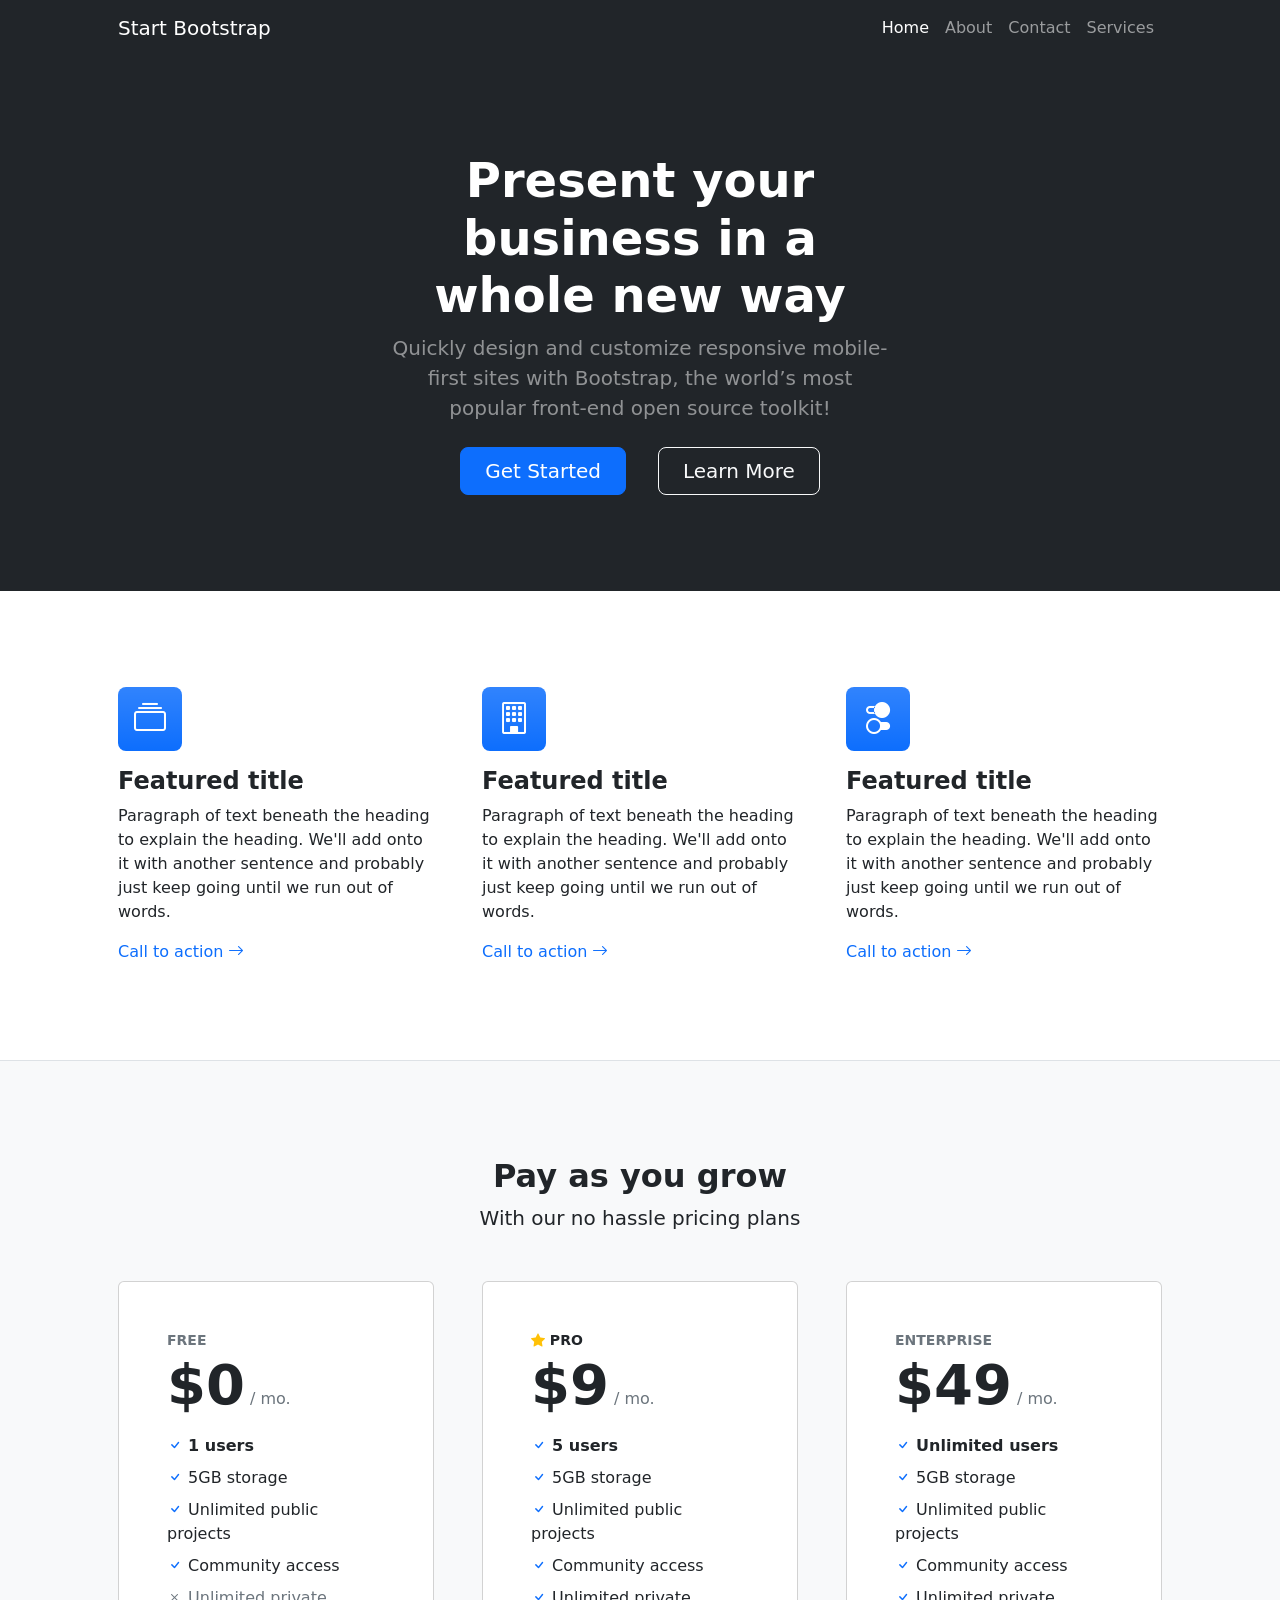
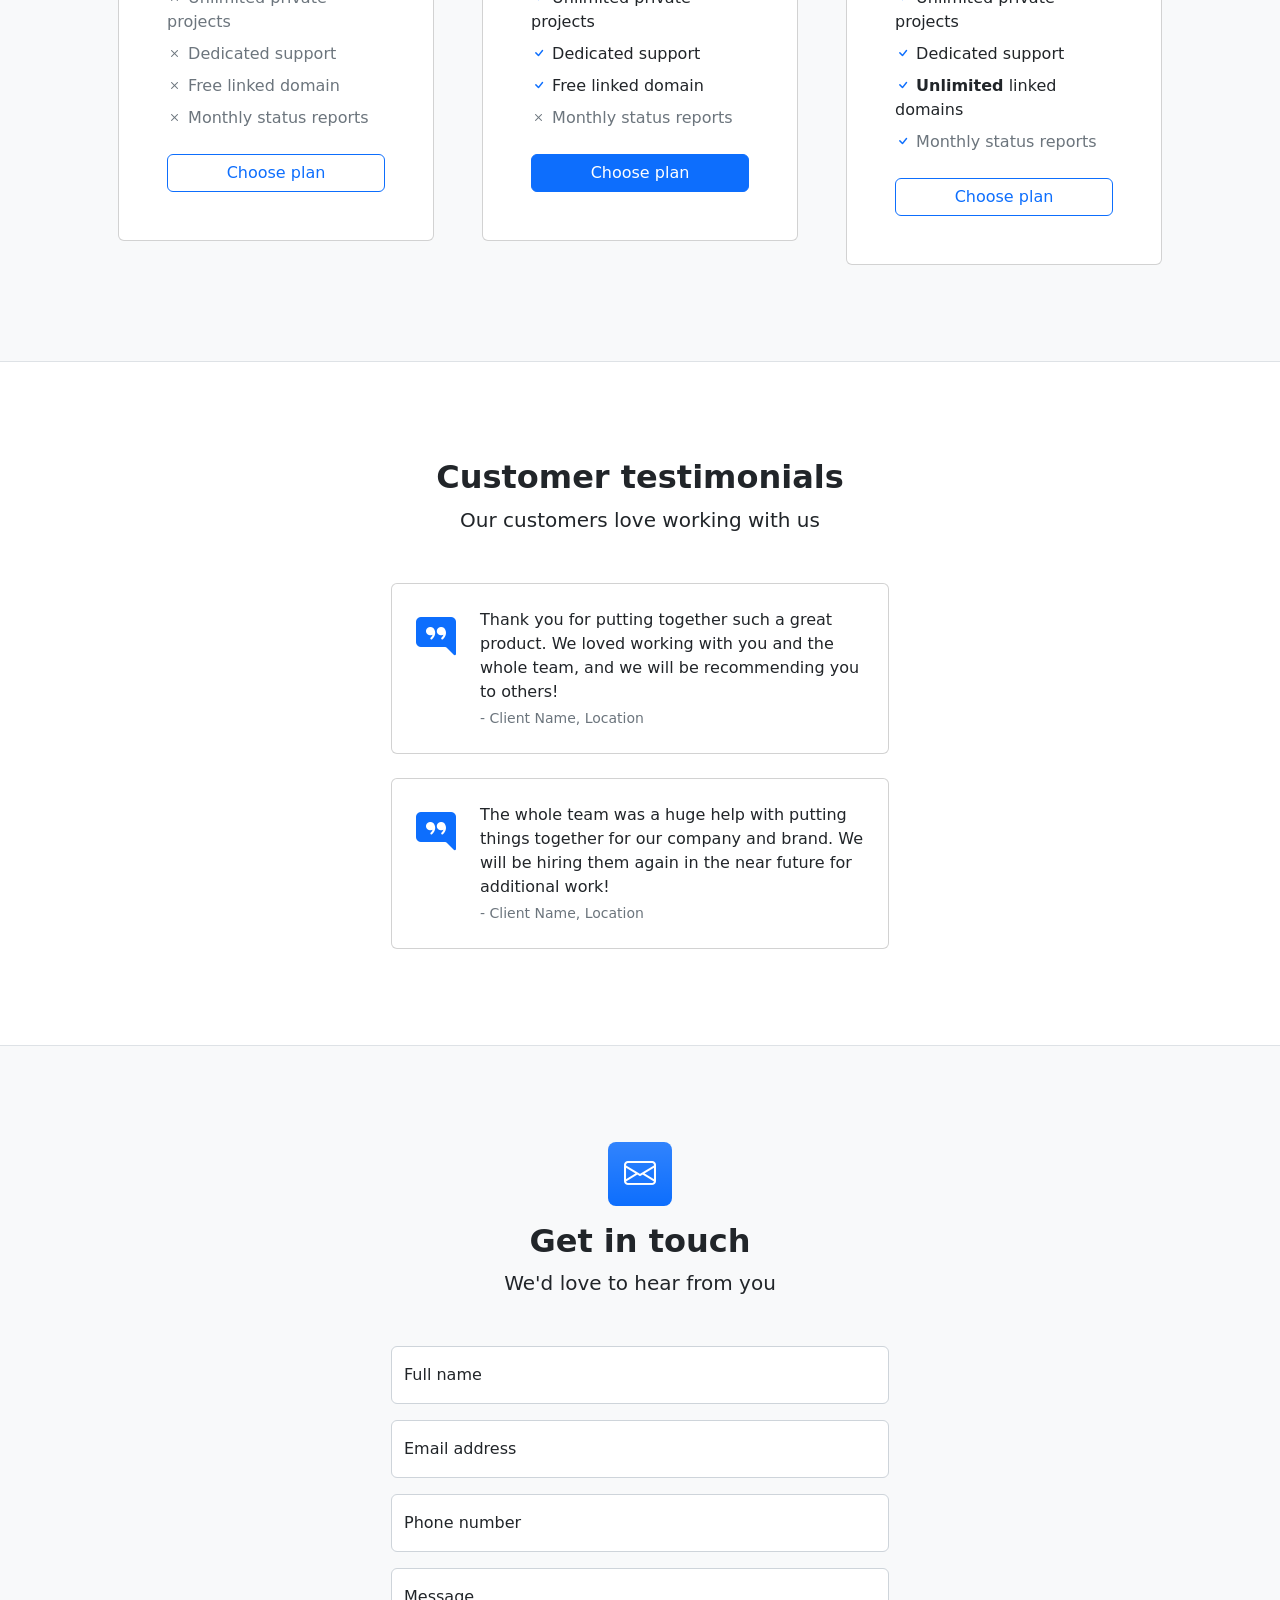
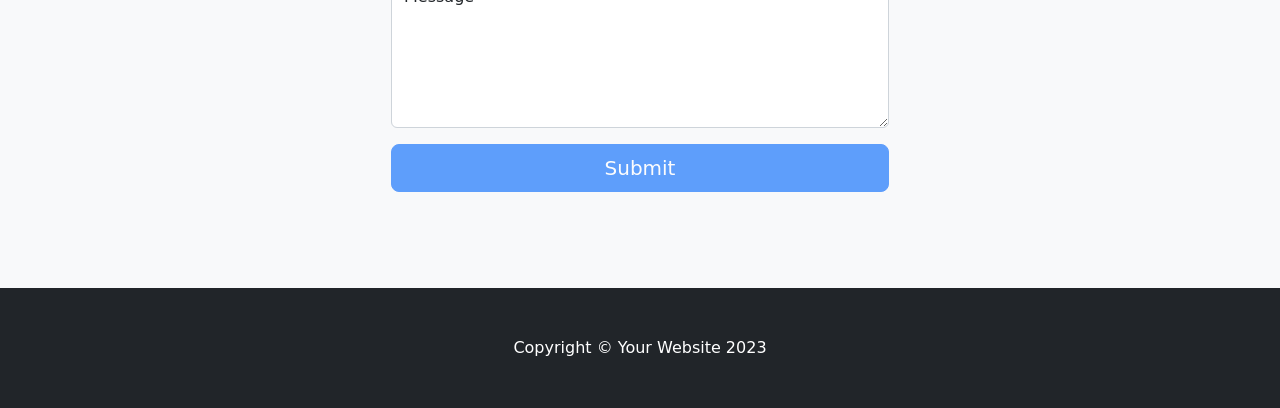
<file: startbootstrap-business-frontpage-gh-pages/index.html>
<!DOCTYPE html>
<html lang="en">
    <head>
        <meta charset="utf-8" />
        <meta name="viewport" content="width=device-width, initial-scale=1, shrink-to-fit=no" />
        <meta name="description" content="" />
        <meta name="author" content="" />
        <title>Business Frontpage - Start Bootstrap Template</title>
        <!-- Favicon-->
        <link rel="icon" type="image/x-icon" href="assets/favicon.ico" />
        <!-- Bootstrap icons-->
        <link href="https://cdn.jsdelivr.net/npm/bootstrap-icons@1.4.1/font/bootstrap-icons.css" rel="stylesheet" />
        <!-- Core theme CSS (includes Bootstrap)-->
        <link href="css/styles.css" rel="stylesheet" />
    </head>
    <body>
        <!-- Responsive navbar-->
        <nav class="navbar navbar-expand-lg navbar-dark bg-dark">
            <div class="container px-5">
                <a class="navbar-brand" href="#!">Start Bootstrap</a>
                <button class="navbar-toggler" type="button" data-bs-toggle="collapse" data-bs-target="#navbarSupportedContent" aria-controls="navbarSupportedContent" aria-expanded="false" aria-label="Toggle navigation"><span class="navbar-toggler-icon"></span></button>
                <div class="collapse navbar-collapse" id="navbarSupportedContent">
                    <ul class="navbar-nav ms-auto mb-2 mb-lg-0">
                        <li class="nav-item"><a class="nav-link active" aria-current="page" href="#!">Home</a></li>
                        <li class="nav-item"><a class="nav-link" href="#!">About</a></li>
                        <li class="nav-item"><a class="nav-link" href="#!">Contact</a></li>
                        <li class="nav-item"><a class="nav-link" href="#!">Services</a></li>
                    </ul>
                </div>
            </div>
        </nav>
        <!-- Header-->
        <header class="bg-dark py-5">
            <div class="container px-5">
                <div class="row gx-5 justify-content-center">
                    <div class="col-lg-6">
                        <div class="text-center my-5">
                            <h1 class="display-5 fw-bolder text-white mb-2">Present your business in a whole new way</h1>
                            <p class="lead text-white-50 mb-4">Quickly design and customize responsive mobile-first sites with Bootstrap, the world’s most popular front-end open source toolkit!</p>
                            <div class="d-grid gap-3 d-sm-flex justify-content-sm-center">
                                <a class="btn btn-primary btn-lg px-4 me-sm-3" href="#features">Get Started</a>
                                <a class="btn btn-outline-light btn-lg px-4" href="#!">Learn More</a>
                            </div>
                        </div>
                    </div>
                </div>
            </div>
        </header>
        <!-- Features section-->
        <section class="py-5 border-bottom" id="features">
            <div class="container px-5 my-5">
                <div class="row gx-5">
                    <div class="col-lg-4 mb-5 mb-lg-0">
                        <div class="feature bg-primary bg-gradient text-white rounded-3 mb-3"><i class="bi bi-collection"></i></div>
                        <h2 class="h4 fw-bolder">Featured title</h2>
                        <p>Paragraph of text beneath the heading to explain the heading. We'll add onto it with another sentence and probably just keep going until we run out of words.</p>
                        <a class="text-decoration-none" href="#!">
                            Call to action
                            <i class="bi bi-arrow-right"></i>
                        </a>
                    </div>
                    <div class="col-lg-4 mb-5 mb-lg-0">
                        <div class="feature bg-primary bg-gradient text-white rounded-3 mb-3"><i class="bi bi-building"></i></div>
                        <h2 class="h4 fw-bolder">Featured title</h2>
                        <p>Paragraph of text beneath the heading to explain the heading. We'll add onto it with another sentence and probably just keep going until we run out of words.</p>
                        <a class="text-decoration-none" href="#!">
                            Call to action
                            <i class="bi bi-arrow-right"></i>
                        </a>
                    </div>
                    <div class="col-lg-4">
                        <div class="feature bg-primary bg-gradient text-white rounded-3 mb-3"><i class="bi bi-toggles2"></i></div>
                        <h2 class="h4 fw-bolder">Featured title</h2>
                        <p>Paragraph of text beneath the heading to explain the heading. We'll add onto it with another sentence and probably just keep going until we run out of words.</p>
                        <a class="text-decoration-none" href="#!">
                            Call to action
                            <i class="bi bi-arrow-right"></i>
                        </a>
                    </div>
                </div>
            </div>
        </section>
        <!-- Pricing section-->
        <section class="bg-light py-5 border-bottom">
            <div class="container px-5 my-5">
                <div class="text-center mb-5">
                    <h2 class="fw-bolder">Pay as you grow</h2>
                    <p class="lead mb-0">With our no hassle pricing plans</p>
                </div>
                <div class="row gx-5 justify-content-center">
                    <!-- Pricing card free-->
                    <div class="col-lg-6 col-xl-4">
                        <div class="card mb-5 mb-xl-0">
                            <div class="card-body p-5">
                                <div class="small text-uppercase fw-bold text-muted">Free</div>
                                <div class="mb-3">
                                    <span class="display-4 fw-bold">$0</span>
                                    <span class="text-muted">/ mo.</span>
                                </div>
                                <ul class="list-unstyled mb-4">
                                    <li class="mb-2">
                                        <i class="bi bi-check text-primary"></i>
                                        <strong>1 users</strong>
                                    </li>
                                    <li class="mb-2">
                                        <i class="bi bi-check text-primary"></i>
                                        5GB storage
                                    </li>
                                    <li class="mb-2">
                                        <i class="bi bi-check text-primary"></i>
                                        Unlimited public projects
                                    </li>
                                    <li class="mb-2">
                                        <i class="bi bi-check text-primary"></i>
                                        Community access
                                    </li>
                                    <li class="mb-2 text-muted">
                                        <i class="bi bi-x"></i>
                                        Unlimited private projects
                                    </li>
                                    <li class="mb-2 text-muted">
                                        <i class="bi bi-x"></i>
                                        Dedicated support
                                    </li>
                                    <li class="mb-2 text-muted">
                                        <i class="bi bi-x"></i>
                                        Free linked domain
                                    </li>
                                    <li class="text-muted">
                                        <i class="bi bi-x"></i>
                                        Monthly status reports
                                    </li>
                                </ul>
                                <div class="d-grid"><a class="btn btn-outline-primary" href="#!">Choose plan</a></div>
                            </div>
                        </div>
                    </div>
                    <!-- Pricing card pro-->
                    <div class="col-lg-6 col-xl-4">
                        <div class="card mb-5 mb-xl-0">
                            <div class="card-body p-5">
                                <div class="small text-uppercase fw-bold">
                                    <i class="bi bi-star-fill text-warning"></i>
                                    Pro
                                </div>
                                <div class="mb-3">
                                    <span class="display-4 fw-bold">$9</span>
                                    <span class="text-muted">/ mo.</span>
                                </div>
                                <ul class="list-unstyled mb-4">
                                    <li class="mb-2">
                                        <i class="bi bi-check text-primary"></i>
                                        <strong>5 users</strong>
                                    </li>
                                    <li class="mb-2">
                                        <i class="bi bi-check text-primary"></i>
                                        5GB storage
                                    </li>
                                    <li class="mb-2">
                                        <i class="bi bi-check text-primary"></i>
                                        Unlimited public projects
                                    </li>
                                    <li class="mb-2">
                                        <i class="bi bi-check text-primary"></i>
                                        Community access
                                    </li>
                                    <li class="mb-2">
                                        <i class="bi bi-check text-primary"></i>
                                        Unlimited private projects
                                    </li>
                                    <li class="mb-2">
                                        <i class="bi bi-check text-primary"></i>
                                        Dedicated support
                                    </li>
                                    <li class="mb-2">
                                        <i class="bi bi-check text-primary"></i>
                                        Free linked domain
                                    </li>
                                    <li class="text-muted">
                                        <i class="bi bi-x"></i>
                                        Monthly status reports
                                    </li>
                                </ul>
                                <div class="d-grid"><a class="btn btn-primary" href="#!">Choose plan</a></div>
                            </div>
                        </div>
                    </div>
                    <!-- Pricing card enterprise-->
                    <div class="col-lg-6 col-xl-4">
                        <div class="card">
                            <div class="card-body p-5">
                                <div class="small text-uppercase fw-bold text-muted">Enterprise</div>
                                <div class="mb-3">
                                    <span class="display-4 fw-bold">$49</span>
                                    <span class="text-muted">/ mo.</span>
                                </div>
                                <ul class="list-unstyled mb-4">
                                    <li class="mb-2">
                                        <i class="bi bi-check text-primary"></i>
                                        <strong>Unlimited users</strong>
                                    </li>
                                    <li class="mb-2">
                                        <i class="bi bi-check text-primary"></i>
                                        5GB storage
                                    </li>
                                    <li class="mb-2">
                                        <i class="bi bi-check text-primary"></i>
                                        Unlimited public projects
                                    </li>
                                    <li class="mb-2">
                                        <i class="bi bi-check text-primary"></i>
                                        Community access
                                    </li>
                                    <li class="mb-2">
                                        <i class="bi bi-check text-primary"></i>
                                        Unlimited private projects
                                    </li>
                                    <li class="mb-2">
                                        <i class="bi bi-check text-primary"></i>
                                        Dedicated support
                                    </li>
                                    <li class="mb-2">
                                        <i class="bi bi-check text-primary"></i>
                                        <strong>Unlimited</strong>
                                        linked domains
                                    </li>
                                    <li class="text-muted">
                                        <i class="bi bi-check text-primary"></i>
                                        Monthly status reports
                                    </li>
                                </ul>
                                <div class="d-grid"><a class="btn btn-outline-primary" href="#!">Choose plan</a></div>
                            </div>
                        </div>
                    </div>
                </div>
            </div>
        </section>
        <!-- Testimonials section-->
        <section class="py-5 border-bottom">
            <div class="container px-5 my-5 px-5">
                <div class="text-center mb-5">
                    <h2 class="fw-bolder">Customer testimonials</h2>
                    <p class="lead mb-0">Our customers love working with us</p>
                </div>
                <div class="row gx-5 justify-content-center">
                    <div class="col-lg-6">
                        <!-- Testimonial 1-->
                        <div class="card mb-4">
                            <div class="card-body p-4">
                                <div class="d-flex">
                                    <div class="flex-shrink-0"><i class="bi bi-chat-right-quote-fill text-primary fs-1"></i></div>
                                    <div class="ms-4">
                                        <p class="mb-1">Thank you for putting together such a great product. We loved working with you and the whole team, and we will be recommending you to others!</p>
                                        <div class="small text-muted">- Client Name, Location</div>
                                    </div>
                                </div>
                            </div>
                        </div>
                        <!-- Testimonial 2-->
                        <div class="card">
                            <div class="card-body p-4">
                                <div class="d-flex">
                                    <div class="flex-shrink-0"><i class="bi bi-chat-right-quote-fill text-primary fs-1"></i></div>
                                    <div class="ms-4">
                                        <p class="mb-1">The whole team was a huge help with putting things together for our company and brand. We will be hiring them again in the near future for additional work!</p>
                                        <div class="small text-muted">- Client Name, Location</div>
                                    </div>
                                </div>
                            </div>
                        </div>
                    </div>
                </div>
            </div>
        </section>
        <!-- Contact section-->
        <section class="bg-light py-5">
            <div class="container px-5 my-5 px-5">
                <div class="text-center mb-5">
                    <div class="feature bg-primary bg-gradient text-white rounded-3 mb-3"><i class="bi bi-envelope"></i></div>
                    <h2 class="fw-bolder">Get in touch</h2>
                    <p class="lead mb-0">We'd love to hear from you</p>
                </div>
                <div class="row gx-5 justify-content-center">
                    <div class="col-lg-6">
                        <!-- * * * * * * * * * * * * * * *-->
                        <!-- * * SB Forms Contact Form * *-->
                        <!-- * * * * * * * * * * * * * * *-->
                        <!-- This form is pre-integrated with SB Forms.-->
                        <!-- To make this form functional, sign up at-->
                        <!-- https://startbootstrap.com/solution/contact-forms-->
                        <!-- to get an API token!-->
                        <form id="contactForm" data-sb-form-api-token="API_TOKEN">
                            <!-- Name input-->
                            <div class="form-floating mb-3">
                                <input class="form-control" id="name" type="text" placeholder="Enter your name..." data-sb-validations="required" />
                                <label for="name">Full name</label>
                                <div class="invalid-feedback" data-sb-feedback="name:required">A name is required.</div>
                            </div>
                            <!-- Email address input-->
                            <div class="form-floating mb-3">
                                <input class="form-control" id="email" type="email" placeholder="name@example.com" data-sb-validations="required,email" />
                                <label for="email">Email address</label>
                                <div class="invalid-feedback" data-sb-feedback="email:required">An email is required.</div>
                                <div class="invalid-feedback" data-sb-feedback="email:email">Email is not valid.</div>
                            </div>
                            <!-- Phone number input-->
                            <div class="form-floating mb-3">
                                <input class="form-control" id="phone" type="tel" placeholder="(123) 456-7890" data-sb-validations="required" />
                                <label for="phone">Phone number</label>
                                <div class="invalid-feedback" data-sb-feedback="phone:required">A phone number is required.</div>
                            </div>
                            <!-- Message input-->
                            <div class="form-floating mb-3">
                                <textarea class="form-control" id="message" type="text" placeholder="Enter your message here..." style="height: 10rem" data-sb-validations="required"></textarea>
                                <label for="message">Message</label>
                                <div class="invalid-feedback" data-sb-feedback="message:required">A message is required.</div>
                            </div>
                            <!-- Submit success message-->
                            <!---->
                            <!-- This is what your users will see when the form-->
                            <!-- has successfully submitted-->
                            <div class="d-none" id="submitSuccessMessage">
                                <div class="text-center mb-3">
                                    <div class="fw-bolder">Form submission successful!</div>
                                    To activate this form, sign up at
                                    <br />
                                    <a href="https://startbootstrap.com/solution/contact-forms">https://startbootstrap.com/solution/contact-forms</a>
                                </div>
                            </div>
                            <!-- Submit error message-->
                            <!---->
                            <!-- This is what your users will see when there is-->
                            <!-- an error submitting the form-->
                            <div class="d-none" id="submitErrorMessage"><div class="text-center text-danger mb-3">Error sending message!</div></div>
                            <!-- Submit Button-->
                            <div class="d-grid"><button class="btn btn-primary btn-lg disabled" id="submitButton" type="submit">Submit</button></div>
                        </form>
                    </div>
                </div>
            </div>
        </section>
        <!-- Footer-->
        <footer class="py-5 bg-dark">
            <div class="container px-5"><p class="m-0 text-center text-white">Copyright &copy; Your Website 2023</p></div>
        </footer>
        <!-- Bootstrap core JS-->
        <script src="https://cdn.jsdelivr.net/npm/bootstrap@5.2.3/dist/js/bootstrap.bundle.min.js"></script>
        <!-- Core theme JS-->
        <script src="js/scripts.js"></script>
        <!-- * * * * * * * * * * * * * * * * * * * * * * * * * * * * * * * * * * * * * * * *-->
        <!-- * *                               SB Forms JS                               * *-->
        <!-- * * Activate your form at https://startbootstrap.com/solution/contact-forms * *-->
        <!-- * * * * * * * * * * * * * * * * * * * * * * * * * * * * * * * * * * * * * * * *-->
        <script src="https://cdn.startbootstrap.com/sb-forms-latest.js"></script>
    </body>
</html>
</file>
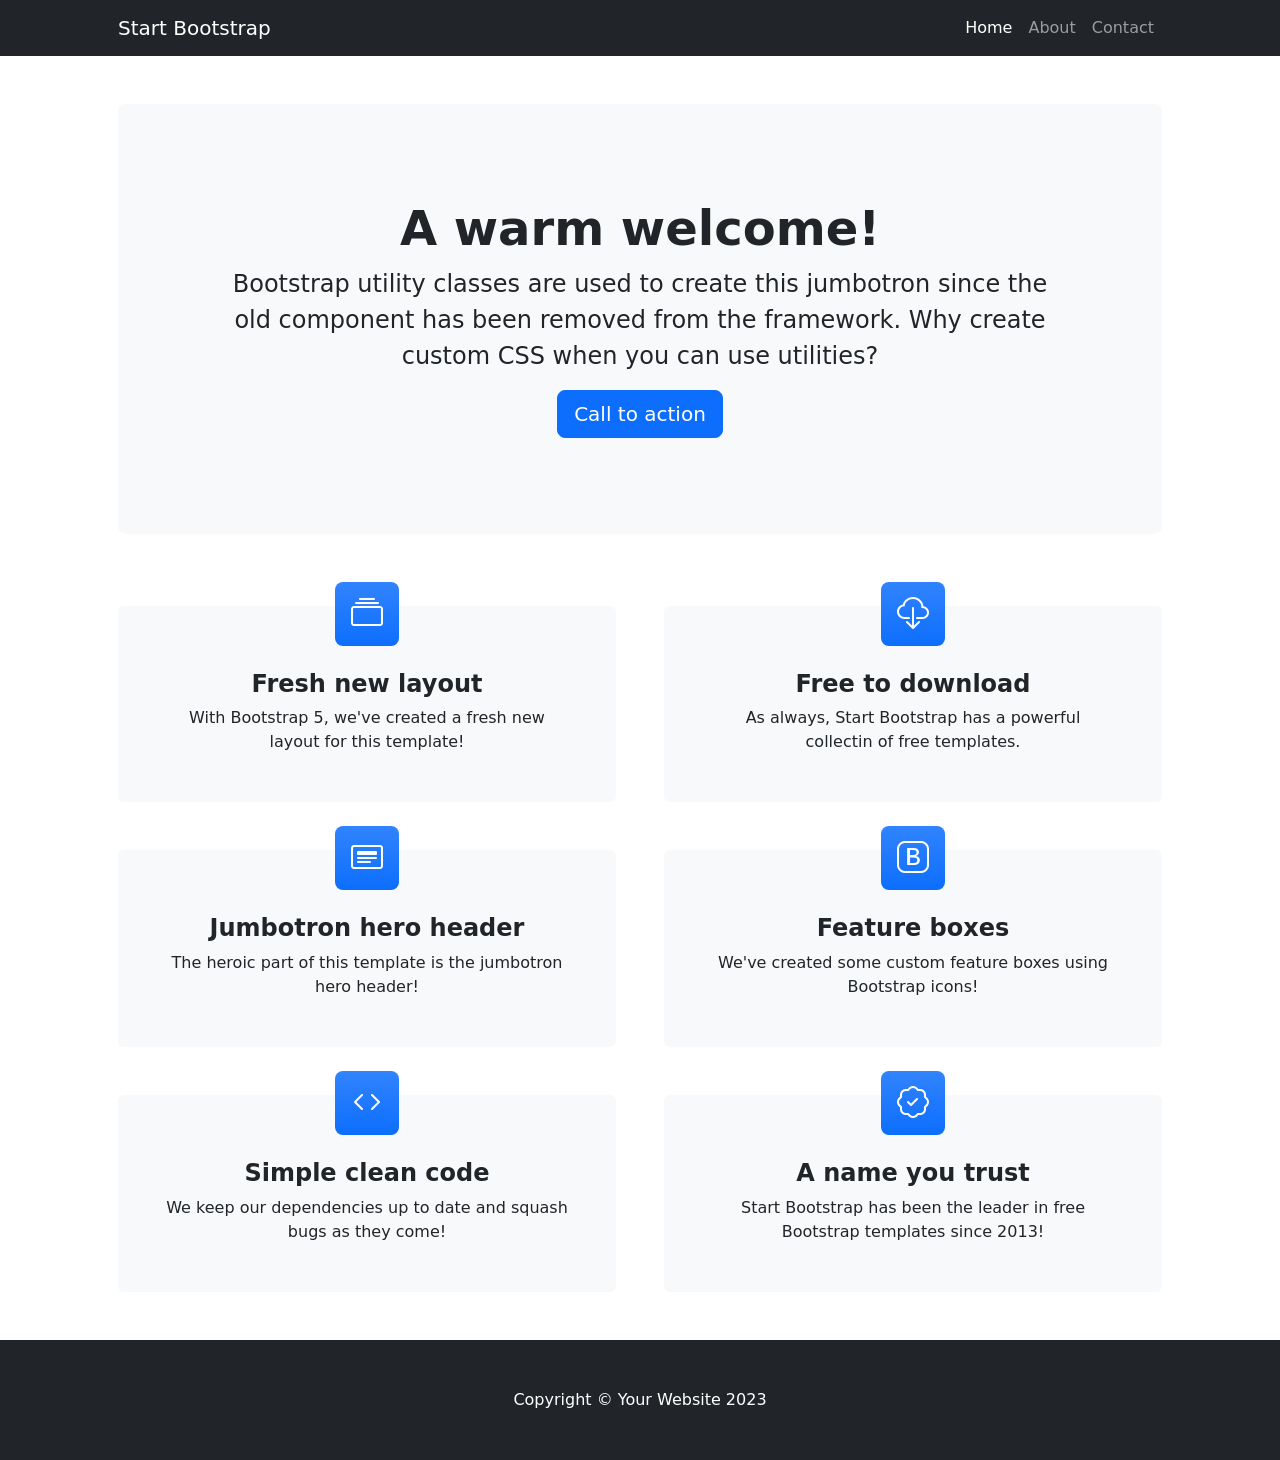
<file: startbootstrap-heroic-features-gh-pages/index.html>
<!DOCTYPE html>
<html lang="en">
    <head>
        <meta charset="utf-8" />
        <meta name="viewport" content="width=device-width, initial-scale=1, shrink-to-fit=no" />
        <meta name="description" content="" />
        <meta name="author" content="" />
        <title>Heroic Features - Start Bootstrap Template</title>
        <!-- Favicon-->
        <link rel="icon" type="image/x-icon" href="assets/favicon.ico" />
        <!-- Bootstrap icons-->
        <link href="https://cdn.jsdelivr.net/npm/bootstrap-icons@1.4.1/font/bootstrap-icons.css" rel="stylesheet" />
        <!-- Core theme CSS (includes Bootstrap)-->
        <link href="css/styles.css" rel="stylesheet" />
    </head>
    <body>
        <!-- Responsive navbar-->
        <nav class="navbar navbar-expand-lg navbar-dark bg-dark">
            <div class="container px-lg-5">
                <a class="navbar-brand" href="#!">Start Bootstrap</a>
                <button class="navbar-toggler" type="button" data-bs-toggle="collapse" data-bs-target="#navbarSupportedContent" aria-controls="navbarSupportedContent" aria-expanded="false" aria-label="Toggle navigation"><span class="navbar-toggler-icon"></span></button>
                <div class="collapse navbar-collapse" id="navbarSupportedContent">
                    <ul class="navbar-nav ms-auto mb-2 mb-lg-0">
                        <li class="nav-item"><a class="nav-link active" aria-current="page" href="#!">Home</a></li>
                        <li class="nav-item"><a class="nav-link" href="#!">About</a></li>
                        <li class="nav-item"><a class="nav-link" href="#!">Contact</a></li>
                    </ul>
                </div>
            </div>
        </nav>
        <!-- Header-->
        <header class="py-5">
            <div class="container px-lg-5">
                <div class="p-4 p-lg-5 bg-light rounded-3 text-center">
                    <div class="m-4 m-lg-5">
                        <h1 class="display-5 fw-bold">A warm welcome!</h1>
                        <p class="fs-4">Bootstrap utility classes are used to create this jumbotron since the old component has been removed from the framework. Why create custom CSS when you can use utilities?</p>
                        <a class="btn btn-primary btn-lg" href="#!">Call to action</a>
                    </div>
                </div>
            </div>
        </header>
        <!-- Page Content-->
        <section class="pt-4">
            <div class="container px-lg-5">
                <!-- Page Features-->
                <div class="row gx-lg-5">
                    <div class="col-lg-6 col-xxl-4 mb-5">
                        <div class="card bg-light border-0 h-100">
                            <div class="card-body text-center p-4 p-lg-5 pt-0 pt-lg-0">
                                <div class="feature bg-primary bg-gradient text-white rounded-3 mb-4 mt-n4"><i class="bi bi-collection"></i></div>
                                <h2 class="fs-4 fw-bold">Fresh new layout</h2>
                                <p class="mb-0">With Bootstrap 5, we've created a fresh new layout for this template!</p>
                            </div>
                        </div>
                    </div>
                    <div class="col-lg-6 col-xxl-4 mb-5">
                        <div class="card bg-light border-0 h-100">
                            <div class="card-body text-center p-4 p-lg-5 pt-0 pt-lg-0">
                                <div class="feature bg-primary bg-gradient text-white rounded-3 mb-4 mt-n4"><i class="bi bi-cloud-download"></i></div>
                                <h2 class="fs-4 fw-bold">Free to download</h2>
                                <p class="mb-0">As always, Start Bootstrap has a powerful collectin of free templates.</p>
                            </div>
                        </div>
                    </div>
                    <div class="col-lg-6 col-xxl-4 mb-5">
                        <div class="card bg-light border-0 h-100">
                            <div class="card-body text-center p-4 p-lg-5 pt-0 pt-lg-0">
                                <div class="feature bg-primary bg-gradient text-white rounded-3 mb-4 mt-n4"><i class="bi bi-card-heading"></i></div>
                                <h2 class="fs-4 fw-bold">Jumbotron hero header</h2>
                                <p class="mb-0">The heroic part of this template is the jumbotron hero header!</p>
                            </div>
                        </div>
                    </div>
                    <div class="col-lg-6 col-xxl-4 mb-5">
                        <div class="card bg-light border-0 h-100">
                            <div class="card-body text-center p-4 p-lg-5 pt-0 pt-lg-0">
                                <div class="feature bg-primary bg-gradient text-white rounded-3 mb-4 mt-n4"><i class="bi bi-bootstrap"></i></div>
                                <h2 class="fs-4 fw-bold">Feature boxes</h2>
                                <p class="mb-0">We've created some custom feature boxes using Bootstrap icons!</p>
                            </div>
                        </div>
                    </div>
                    <div class="col-lg-6 col-xxl-4 mb-5">
                        <div class="card bg-light border-0 h-100">
                            <div class="card-body text-center p-4 p-lg-5 pt-0 pt-lg-0">
                                <div class="feature bg-primary bg-gradient text-white rounded-3 mb-4 mt-n4"><i class="bi bi-code"></i></div>
                                <h2 class="fs-4 fw-bold">Simple clean code</h2>
                                <p class="mb-0">We keep our dependencies up to date and squash bugs as they come!</p>
                            </div>
                        </div>
                    </div>
                    <div class="col-lg-6 col-xxl-4 mb-5">
                        <div class="card bg-light border-0 h-100">
                            <div class="card-body text-center p-4 p-lg-5 pt-0 pt-lg-0">
                                <div class="feature bg-primary bg-gradient text-white rounded-3 mb-4 mt-n4"><i class="bi bi-patch-check"></i></div>
                                <h2 class="fs-4 fw-bold">A name you trust</h2>
                                <p class="mb-0">Start Bootstrap has been the leader in free Bootstrap templates since 2013!</p>
                            </div>
                        </div>
                    </div>
                </div>
            </div>
        </section>
        <!-- Footer-->
        <footer class="py-5 bg-dark">
            <div class="container"><p class="m-0 text-center text-white">Copyright &copy; Your Website 2023</p></div>
        </footer>
        <!-- Bootstrap core JS-->
        <script src="https://cdn.jsdelivr.net/npm/bootstrap@5.2.3/dist/js/bootstrap.bundle.min.js"></script>
        <!-- Core theme JS-->
        <script src="js/scripts.js"></script>
    </body>
</html>
</file>
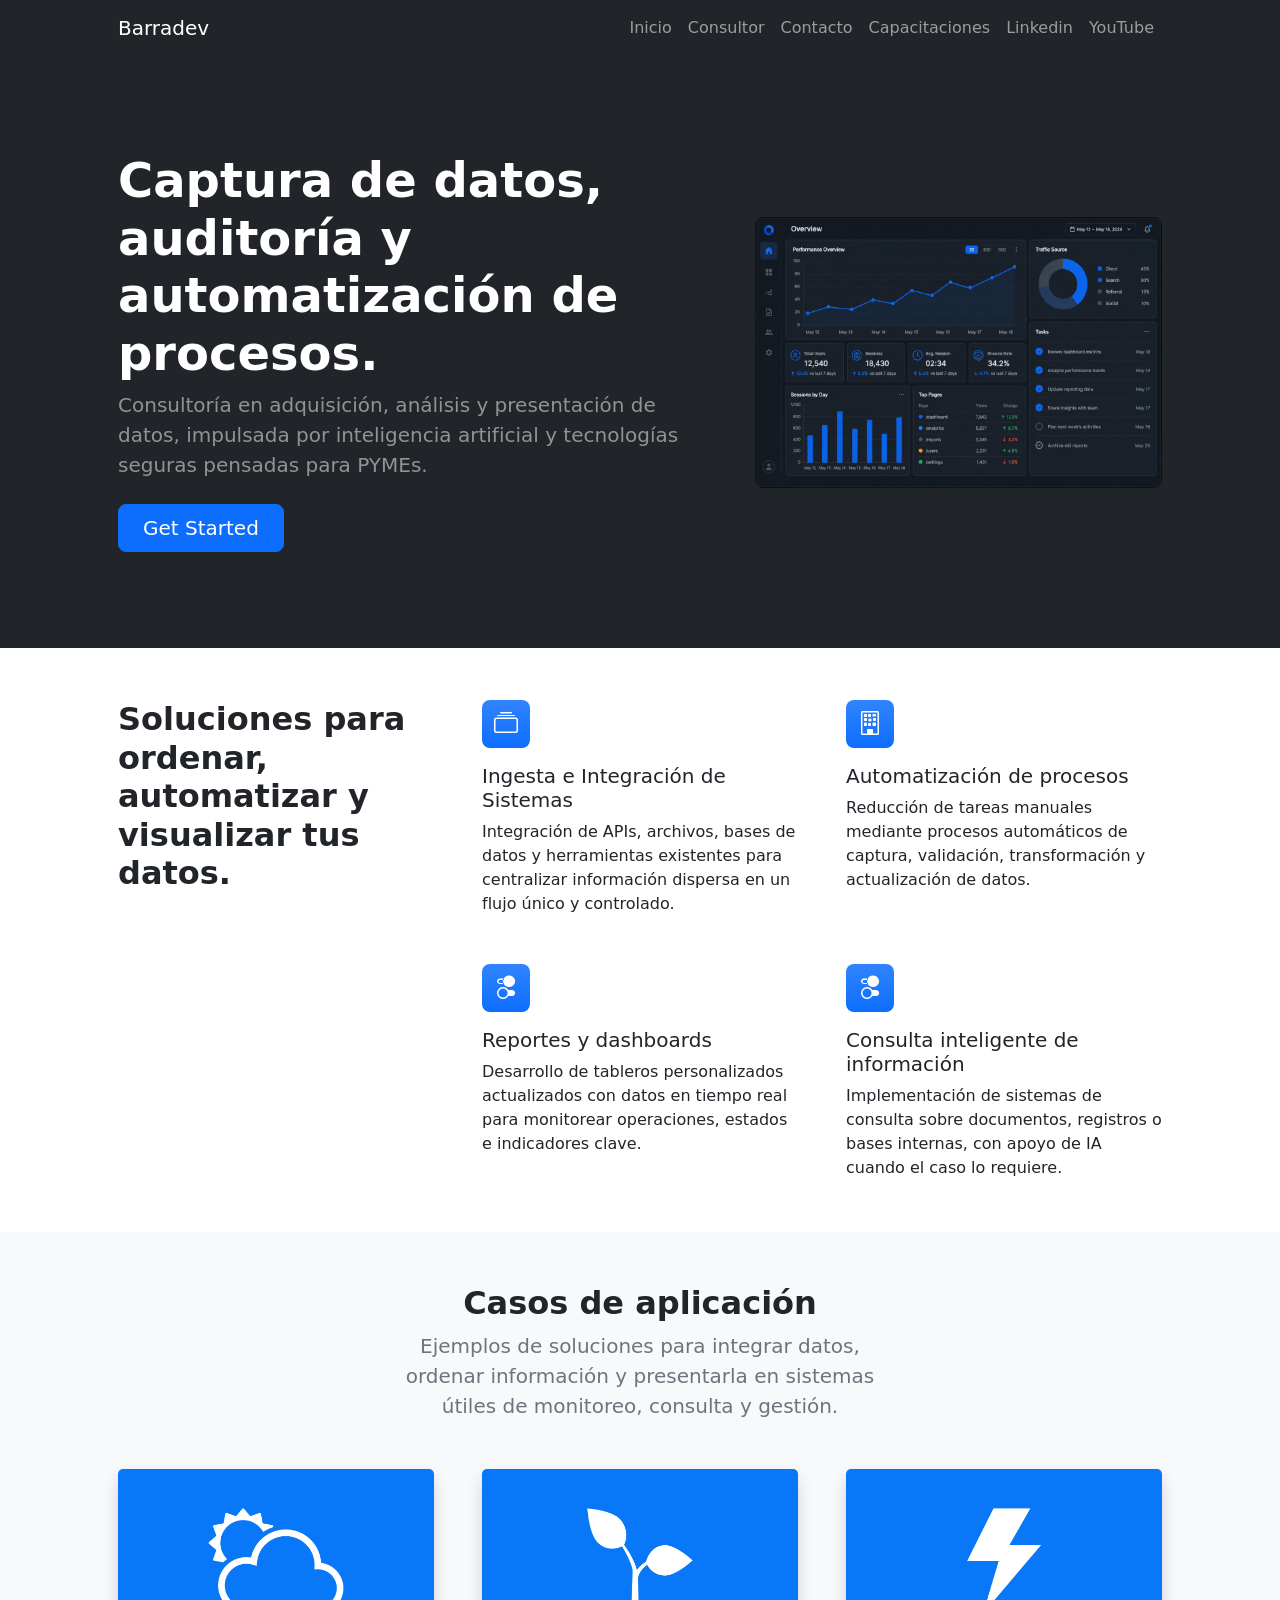
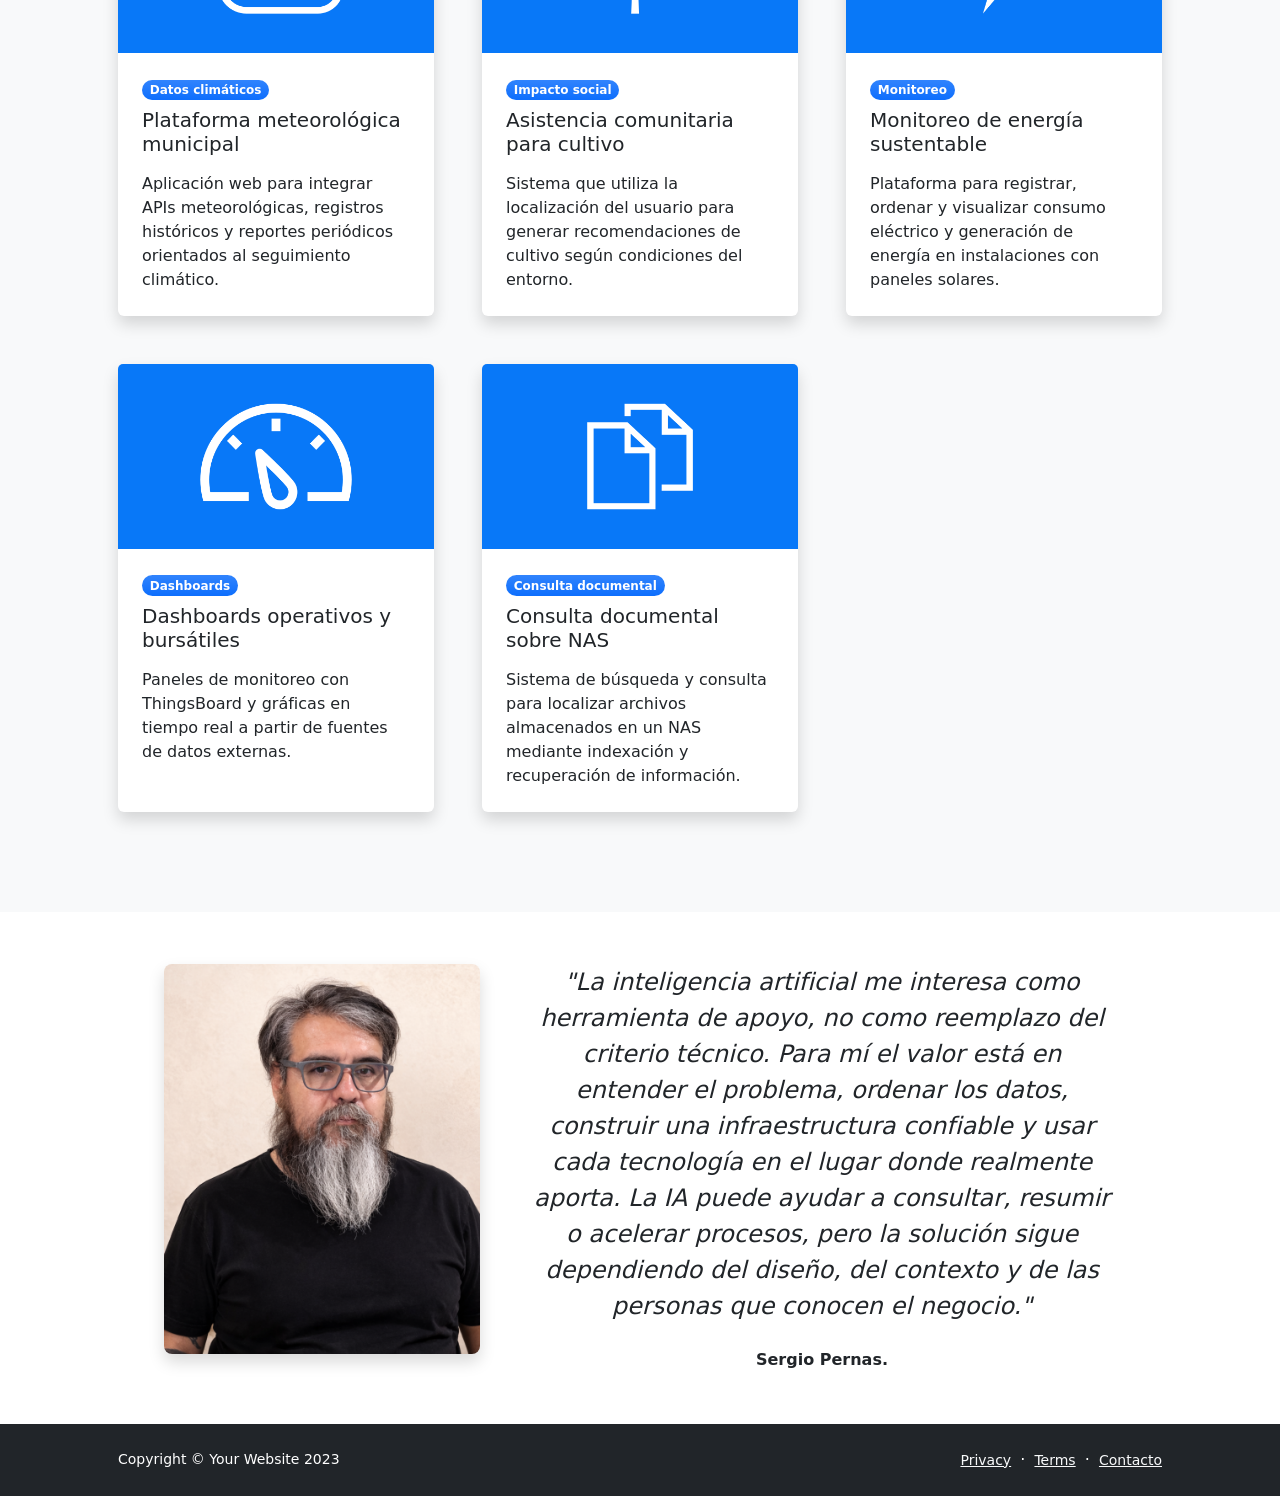
<file: startbootstrap-modern-business-gh-pages/index.html>
<!DOCTYPE html>
<html lang="es">
<head>
    <meta charset="utf-8" />
    <meta name="viewport" content="width=device-width, initial-scale=1, shrink-to-fit=no" />

    <meta name="description" content="Barradev ofrece consultoría técnica en captura de datos, integración de sistemas, automatización de procesos, dashboards y soluciones de software a medida para PYMEs y equipos técnicos." />
    <meta name="author" content="Sergio Pernas" />

    <title>Barradev | Consultoría en datos, automatización y software a medida</title>

    <!-- Open Graph -->
    <meta property="og:title" content="Barradev | Consultoría en datos, automatización y software a medida" />
    <meta property="og:description" content="Soluciones técnicas para ordenar información, integrar sistemas, automatizar procesos y visualizar datos de forma clara." />
    <meta property="og:type" content="website" />
    <meta property="og:url" content="https://barradev.com.ar/" />
    <meta property="og:image" content="https://barradev.com.ar/assets/hero.png" />

    <!-- Twitter / X -->
    <meta name="twitter:card" content="summary_large_image" />
    <meta name="twitter:title" content="Barradev | Consultoría en datos, automatización y software a medida" />
    <meta name="twitter:description" content="Consultoría técnica en integración de datos, automatización de procesos, dashboards y desarrollo de soluciones a medida." />
    <meta name="twitter:image" content="https://barradev.com.ar/assets/hero.png" />

    <!-- Favicon -->
    <link rel="icon" type="image/x-icon" href="assets/favicon.ico" />

    <!-- Bootstrap icons -->
    <link href="https://cdn.jsdelivr.net/npm/bootstrap-icons@1.5.0/font/bootstrap-icons.css" rel="stylesheet" />

    <!-- Core theme CSS -->
    <link href="css/styles.css" rel="stylesheet" />
</head>
    <body class="d-flex flex-column h-100">
        <main class="flex-shrink-0">
            <!-- Navigation-->
            <nav class="navbar navbar-expand-lg navbar-dark bg-dark">
                <div class="container px-5">
                    <a class="navbar-brand" href="index.html">Barradev</a>
                    <button class="navbar-toggler" type="button" data-bs-toggle="collapse" data-bs-target="#navbarSupportedContent" aria-controls="navbarSupportedContent" aria-expanded="false" aria-label="Toggle navigation"><span class="navbar-toggler-icon"></span></button>
                    <div class="collapse navbar-collapse" id="navbarSupportedContent">
                        <ul class="navbar-nav ms-auto mb-2 mb-lg-0">
                            <li class="nav-item"><a class="nav-link" href="index.html">Inicio</a></li>
                            <li class="nav-item"><a class="nav-link" href="about.html">Consultor</a></li>
                            <li class="nav-item"><a class="nav-link" href="contact.html">Contacto</a></li>
                            <li class="nav-item"><a class="nav-link" href="https://labs.barradev.com.ar">Capacitaciones</a></li>
                            <li class="nav-item"><a class="nav-link" href="https://www.linkedin.com/in/sergio-pernas/">Linkedin</a></li>
                            <li class="nav-item"><a class="nav-link" href="https://www.youtube.com/@kcnrtfm">YouTube</a></li>
                        </ul>
                    </div>
                </div>
            </nav>
            <!-- Header-->
            <header class="bg-dark py-5">
                <div class="container px-5">
                    <div class="row gx-5 align-items-center justify-content-center">
                        <div class="col-lg-8 col-xl-7 col-xxl-6">
                            <div class="my-5 text-center text-xl-start">
                                <h1 class="display-5 fw-bolder text-white mb-2">Captura de datos, auditoría y automatización de procesos.</h1>
                                <p class="lead fw-normal text-white-50 mb-4">Consultoría en adquisición, análisis y presentación de datos, impulsada por inteligencia artificial y tecnologías seguras pensadas para PYMEs.</p>
                                <div class="d-grid gap-3 d-sm-flex justify-content-sm-center justify-content-xl-start">
                                    <a class="btn btn-primary btn-lg px-4 me-sm-3" href="#features">Get Started</a>
                                    <!--<a class="btn btn-outline-light btn-lg px-4" href="#!">Learn More</a>-->
                                </div>
                            </div>
                        </div>
                        <div class="col-xl-5 col-xxl-6 d-none d-xl-block text-center"><img class="img-fluid rounded-3 my-5" src="assets/hero.png" alt="..." /></div>
                    </div>
                </div>
            </header>
            <!-- Features section-->
            <section class="py-1" id="features">
                <div class="container px-5 my-5">
                    <div class="row gx-5">
                        <div class="col-lg-4 mb-5 mb-lg-0"><h2 class="fw-bolder mb-0">Soluciones para ordenar, automatizar y visualizar tus datos.</h2></div>
                        <div class="col-lg-8">
                            <div class="row gx-5 row-cols-1 row-cols-md-2">
                                <div class="col mb-5 h-100">
                                    <div class="feature bg-primary bg-gradient text-white rounded-3 mb-3"><i class="bi bi-collection"></i></div>
                                    <h2 class="h5">Ingesta e Integración de Sistemas</h2>
                                    <p class="mb-0">Integración de APIs, archivos, bases de datos y herramientas existentes para centralizar información dispersa en un flujo único y controlado.</p>
                                </div>
                                <div class="col mb-5 h-100">
                                    <div class="feature bg-primary bg-gradient text-white rounded-3 mb-3"><i class="bi bi-building"></i></div>
                                    <h2 class="h5">Automatización de procesos</h2>
                                    <p class="mb-0">Reducción de tareas manuales mediante procesos automáticos de captura, validación, transformación y actualización de datos.</p>
                                </div>
                                <div class="col mb-5 mb-md-0 h-100">
                                    <div class="feature bg-primary bg-gradient text-white rounded-3 mb-3"><i class="bi bi-toggles2"></i></div>
                                    <h2 class="h5">Reportes y dashboards</h2>
                                    <p class="mb-0">Desarrollo de tableros personalizados actualizados con datos en tiempo real para monitorear operaciones, estados e indicadores clave.</p>
                                </div>
                                <div class="col h-100">
                                    <div class="feature bg-primary bg-gradient text-white rounded-3 mb-3"><i class="bi bi-toggles2"></i></div>
                                    <h2 class="h5">Consulta inteligente de información</h2>
                                    <p class="mb-0">Implementación de sistemas de consulta sobre documentos, registros o bases internas, con apoyo de IA cuando el caso lo requiere.</p>
                                </div>
                            </div>
                        </div>
                    </div>
                </div>
            </section>

            <!-- Blog preview section-->
            <section class="py-1 bg-light">
                <div class="container px-5 my-5">
                    <div class="row gx-5 justify-content-center">
                        <div class="col-lg-8 col-xl-6">
                            <div class="text-center">
                                <h2 class="fw-bolder">Casos de aplicación</h2>
                                <p class="lead fw-normal text-muted mb-5">Ejemplos de soluciones para integrar datos, ordenar información y presentarla en sistemas útiles de monitoreo, consulta y gestión.</p>
                            </div>
                        </div>
                    </div>
                    <div class="row gx-5">
                        <div class="col-lg-4 mb-5">
                            <div class="card h-100 shadow border-0">
                                <img class="card-img-top" src="assets/weather.png" alt="Plataforma meteorológica municipal">
                                <div class="card-body p-4">
                                    <div class="badge bg-primary bg-gradient rounded-pill mb-2">Datos climáticos</div>
                                    <a class="text-decoration-none link-dark stretched-link" href="#!">
                                        <h5 class="card-title mb-3">Plataforma meteorológica municipal</h5>
                                    </a>
                                    <p class="card-text mb-0">
                                        Aplicación web para integrar APIs meteorológicas, registros históricos y reportes periódicos orientados al seguimiento climático.
                                    </p>
                                </div>
                            </div>
                        </div>

                        <div class="col-lg-4 mb-5">
                            <div class="card h-100 shadow border-0">
                                <img class="card-img-top" src="assets/seed.png" alt="Asistencia comunitaria para cultivo">
                                <div class="card-body p-4">
                                    <div class="badge bg-primary bg-gradient rounded-pill mb-2">Impacto social</div>
                                    <a class="text-decoration-none link-dark stretched-link" href="#!">
                                        <h5 class="card-title mb-3">Asistencia comunitaria para cultivo</h5>
                                    </a>
                                    <p class="card-text mb-0">
                                        Sistema que utiliza la localización del usuario para generar recomendaciones de cultivo según condiciones del entorno.
                                    </p>
                                </div>
                            </div>
                        </div>

                        <div class="col-lg-4 mb-5">
                            <div class="card h-100 shadow border-0">
                                <img class="card-img-top" src="assets/energy.png" alt="Monitoreo de energía sustentable">
                                <div class="card-body p-4">
                                    <div class="badge bg-primary bg-gradient rounded-pill mb-2">Monitoreo</div>
                                    <a class="text-decoration-none link-dark stretched-link" href="#!">
                                        <h5 class="card-title mb-3">Monitoreo de energía sustentable</h5>
                                    </a>
                                    <p class="card-text mb-0">
                                        Plataforma para registrar, ordenar y visualizar consumo eléctrico y generación de energía en instalaciones con paneles solares.
                                    </p>
                                </div>
                            </div>
                        </div>

                        <div class="col-lg-4 mb-5">
                            <div class="card h-100 shadow border-0">
                                <img class="card-img-top" src="assets/dashboard.png" alt="Dashboards operativos y bursátiles">
                                <div class="card-body p-4">
                                    <div class="badge bg-primary bg-gradient rounded-pill mb-2">Dashboards</div>
                                    <a class="text-decoration-none link-dark stretched-link" href="#!">
                                        <h5 class="card-title mb-3">Dashboards operativos y bursátiles</h5>
                                    </a>
                                    <p class="card-text mb-0">
                                        Paneles de monitoreo con ThingsBoard y gráficas en tiempo real a partir de fuentes de datos externas.
                                    </p>
                                </div>
                            </div>
                        </div>

                        <div class="col-lg-4 mb-5">
                            <div class="card h-100 shadow border-0">
                                <img class="card-img-top" src="assets/files.png" alt="Consulta documental sobre NAS">
                                <div class="card-body p-4">
                                    <div class="badge bg-primary bg-gradient rounded-pill mb-2">Consulta documental</div>
                                    <a class="text-decoration-none link-dark stretched-link" href="#!">
                                        <h5 class="card-title mb-3">Consulta documental sobre NAS</h5>
                                    </a>
                                    <p class="card-text mb-0">
                                        Sistema de búsqueda y consulta para localizar archivos almacenados en un NAS mediante indexación y recuperación de información.
                                    </p>
                                </div>
                            </div>
                        </div>
                    </div>
                </div>
            </section>
            <!-- Testimonial section-->
            <div class="py-1">
                <div class="container px-5 my-5">
                    <div class="row gx-5 justify-content-center">
                      <div class="col-lg-4 mb-4 mb-lg-0 text-center">
                          <img class="img-fluid rounded-3 shadow" src="assets/sergio-pernas.png" alt="Sergio Pernas">
                      </div>
                      <div class="col-lg-8 col-xl-7">
                            <div class="text-center">
                                <div class="fs-4 mb-4 fst-italic">"La inteligencia artificial me interesa como herramienta de apoyo, no como reemplazo del criterio técnico. Para mí el valor está en entender el problema, ordenar los datos, construir una infraestructura confiable y usar cada tecnología en el lugar donde realmente aporta. La IA puede ayudar a consultar, resumir o acelerar procesos, pero la solución sigue dependiendo del diseño, del contexto y de las personas que conocen el negocio."</div>
                                <div class="d-flex align-items-center justify-content-center">
                                    <div class="fw-bold">
                                      Sergio Pernas.
                                    </div>
                                </div>
                            </div>
                        </div>
                    </div>
                    <!-- Call to action
                    <aside class="bg-primary bg-gradient rounded-3 p-4 p-sm-5 mt-5">
                        <div class="d-flex align-items-center justify-content-between flex-column flex-xl-row text-center text-xl-start">
                            <div class="mb-4 mb-xl-0">
                                <div class="fs-3 fw-bold text-white">New products, delivered to you.</div>
                                <div class="text-white-50">Sign up for our newsletter for the latest updates.</div>
                            </div>
                            <div class="ms-xl-4">
                                <div class="input-group mb-2">
                                    <input class="form-control" type="text" placeholder="Email address..." aria-label="Email address..." aria-describedby="button-newsletter" />
                                    <button class="btn btn-outline-light" id="button-newsletter" type="button">Sign up</button>
                                </div>
                                <div class="small text-white-50">We care about privacy, and will never share your data.</div>
                            </div>
                        </div>
                    </aside>-->
                </div>
            </div>
        </main>
        <!-- Footer-->
        <footer class="bg-dark py-4 mt-auto">
            <div class="container px-5">
                <div class="row align-items-center justify-content-between flex-column flex-sm-row">
                    <div class="col-auto"><div class="small m-0 text-white">Copyright &copy; Your Website 2023</div></div>
                    <div class="col-auto">
                        <a class="link-light small" href="#!">Privacy</a>
                        <span class="text-white mx-1">&middot;</span>
                        <a class="link-light small" href="#!">Terms</a>
                        <span class="text-white mx-1">&middot;</span>
                        <a class="link-light small" href="#!">Contacto</a>
                    </div>

                </div>
            </div>
        </footer>
        <!-- Bootstrap core JS-->
        <script src="https://cdn.jsdelivr.net/npm/bootstrap@5.2.3/dist/js/bootstrap.bundle.min.js"></script>
        <!-- Core theme JS-->
        <script src="js/scripts.js"></script>
    </body>
</html>
</file>
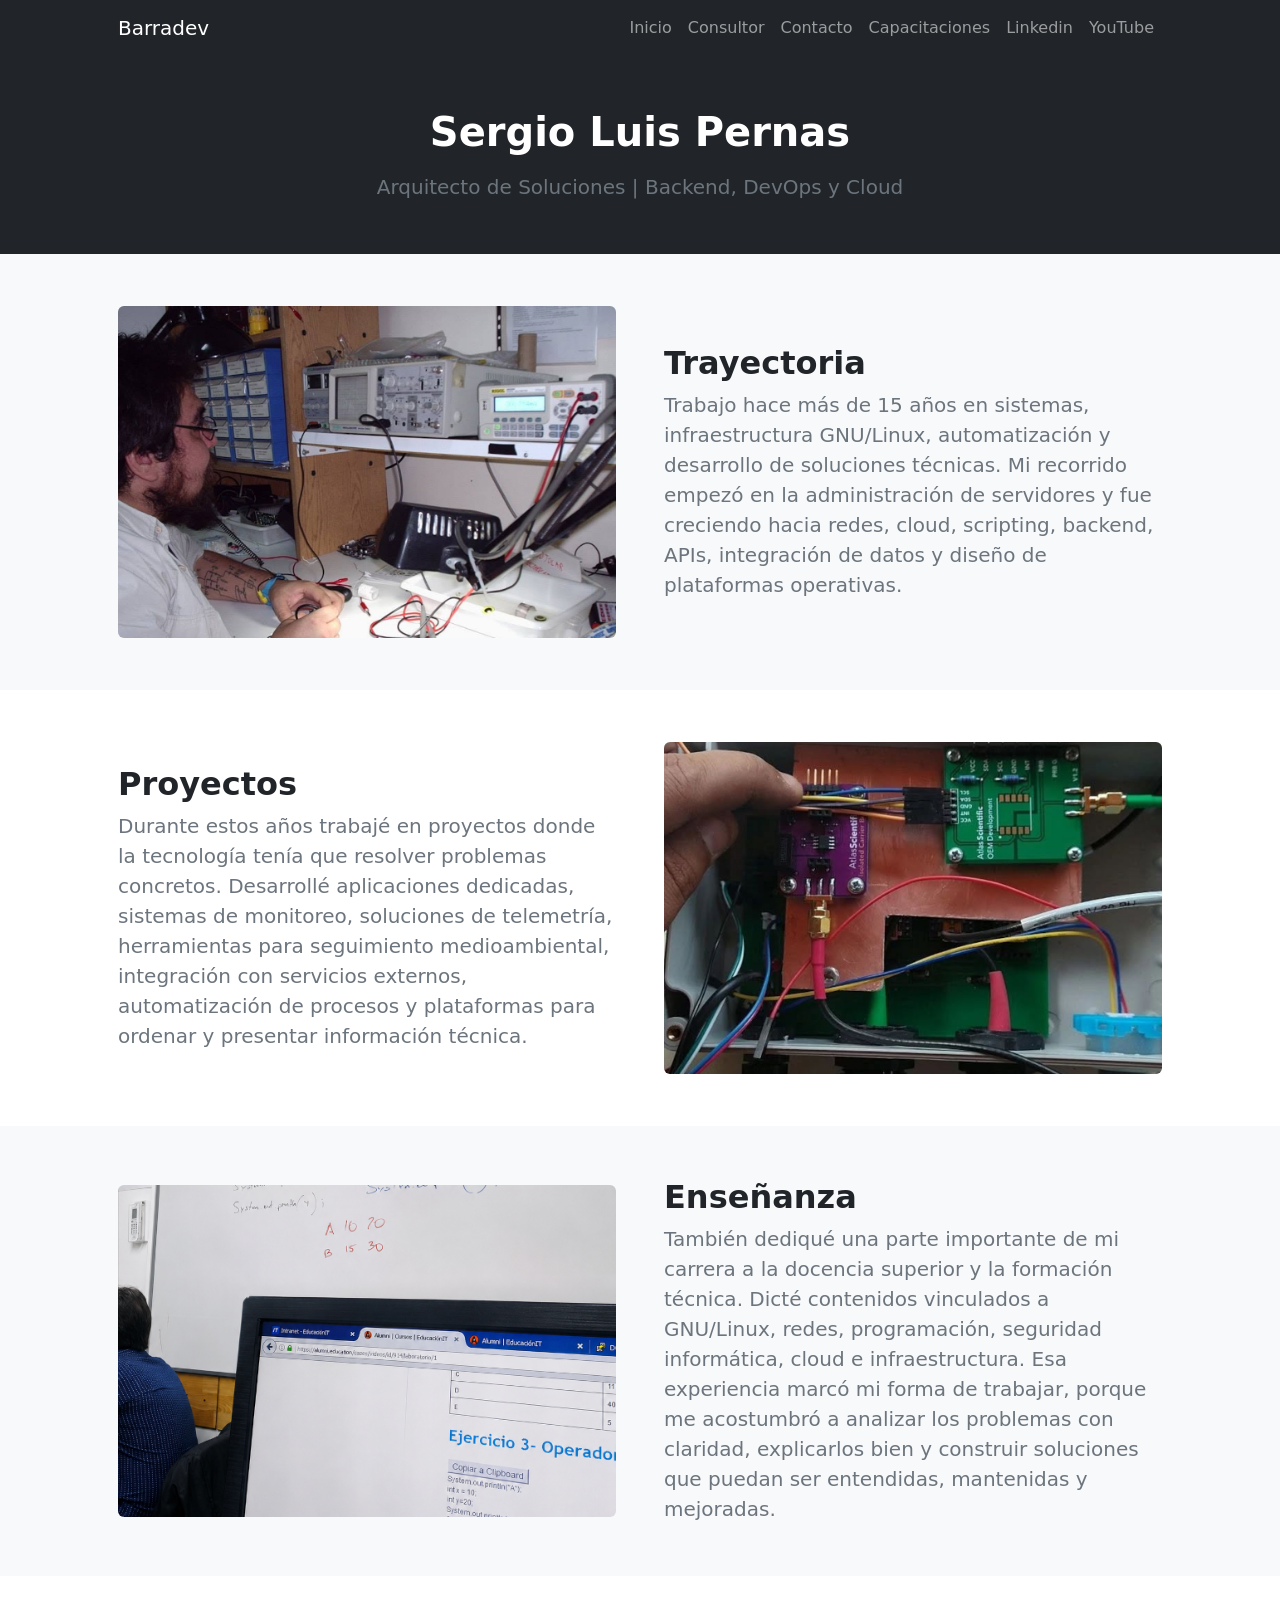
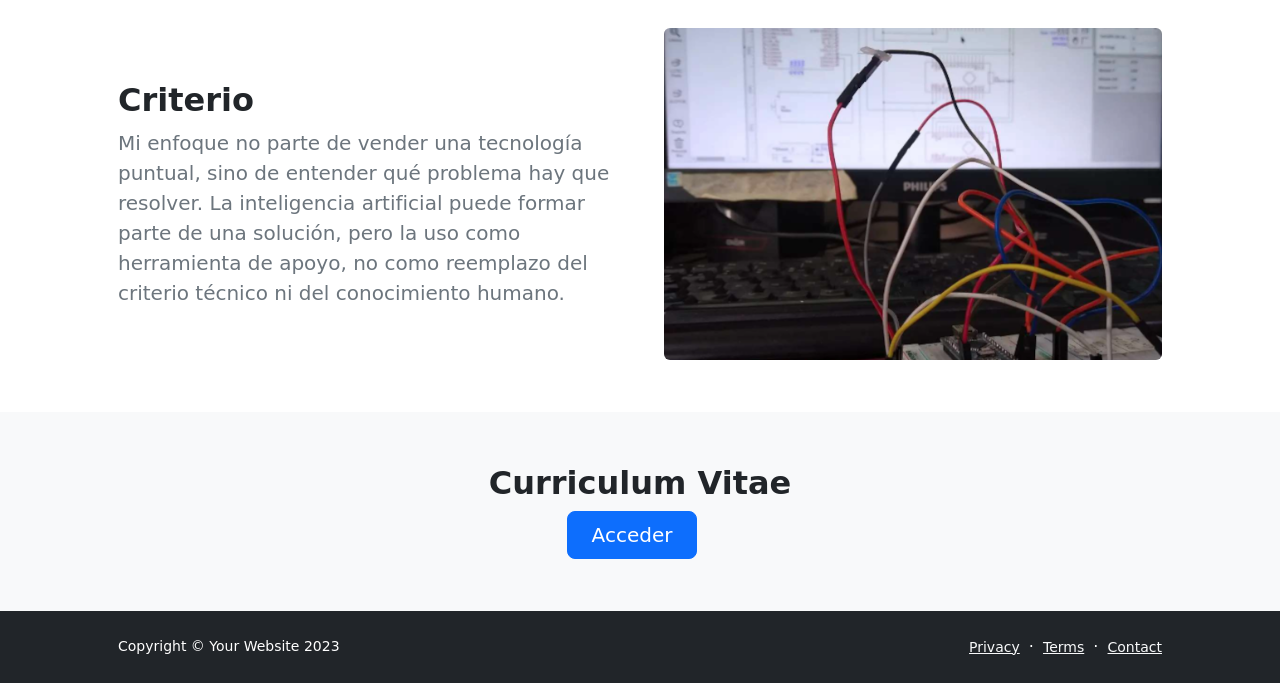
<file: startbootstrap-modern-business-gh-pages/about.html>
<!DOCTYPE html>
<html lang="es">
<head>
    <meta charset="utf-8" />
    <meta name="viewport" content="width=device-width, initial-scale=1, shrink-to-fit=no" />

    <meta name="description" content="Barradev ofrece consultoría técnica en captura de datos, integración de sistemas, automatización de procesos, dashboards y soluciones de software a medida para PYMEs y equipos técnicos." />
    <meta name="author" content="Sergio Pernas" />

    <title>Barradev | Consultoría en datos, automatización y software a medida</title>

    <!-- Open Graph -->
    <meta property="og:title" content="Barradev | Consultoría en datos, automatización y software a medida" />
    <meta property="og:description" content="Soluciones técnicas para ordenar información, integrar sistemas, automatizar procesos y visualizar datos de forma clara." />
    <meta property="og:type" content="website" />
    <meta property="og:url" content="https://barradev.com.ar/" />
    <meta property="og:image" content="https://barradev.com.ar/assets/hero.png" />

    <!-- Twitter / X -->
    <meta name="twitter:card" content="summary_large_image" />
    <meta name="twitter:title" content="Barradev | Consultoría en datos, automatización y software a medida" />
    <meta name="twitter:description" content="Consultoría técnica en integración de datos, automatización de procesos, dashboards y desarrollo de soluciones a medida." />
    <meta name="twitter:image" content="https://barradev.com.ar/assets/hero.png" />

    <!-- Favicon -->
    <link rel="icon" type="image/x-icon" href="assets/favicon.ico" />

    <!-- Bootstrap icons -->
    <link href="https://cdn.jsdelivr.net/npm/bootstrap-icons@1.5.0/font/bootstrap-icons.css" rel="stylesheet" />

    <!-- Core theme CSS -->
    <link href="css/styles.css" rel="stylesheet" />
</head>
    <body class="d-flex flex-column h-100">
        <main class="flex-shrink-0">
            <!-- Navigation-->
            <nav class="navbar navbar-expand-lg navbar-dark bg-dark">
                <div class="container px-5">
                    <a class="navbar-brand" href="index.html">Barradev</a>
                    <button class="navbar-toggler" type="button" data-bs-toggle="collapse" data-bs-target="#navbarSupportedContent" aria-controls="navbarSupportedContent" aria-expanded="false" aria-label="Toggle navigation"><span class="navbar-toggler-icon"></span></button>
                    <div class="collapse navbar-collapse" id="navbarSupportedContent">
                        <ul class="navbar-nav ms-auto mb-2 mb-lg-0">
                            <li class="nav-item"><a class="nav-link" href="index.html">Inicio</a></li>
                            <li class="nav-item"><a class="nav-link" href="about.html">Consultor</a></li>
                            <li class="nav-item"><a class="nav-link" href="contact.html">Contacto</a></li>
                            <li class="nav-item"><a class="nav-link" href="https://labs.barradev.com.ar">Capacitaciones</a></li>
                            <li class="nav-item"><a class="nav-link" href="https://www.linkedin.com/in/sergio-pernas/">Linkedin</a></li>
                            <li class="nav-item"><a class="nav-link" href="https://www.youtube.com/@kcnrtfm">YouTube</a></li>
                        </ul>
                    </div>
                </div>
            </nav>
            <!-- Header-->
            <header class="bg-dark py-1">
                <div class="container px-5">
                    <div class="row justify-content-center">
                        <div class="col-lg-8 col-xxl-6">
                            <div class="text-center my-5">
                                <h1 class="fw-bolder text-white mb-3">Sergio Luis Pernas</h1>
                                <p class="lead fw-normal text-muted mb-4">Arquitecto de Soluciones | Backend, DevOps y Cloud</p>
                            </div>
                        </div>
                    </div>
                </div>
            </header>
            <!-- About section one-->
            <section class="py-1 bg-light" id="scroll-target">
                <div class="container px-5 my-5">
                    <div class="row gx-5 align-items-center">
                        <div class="col-lg-6"><img class="img-fluid rounded mb-5 mb-lg-0" src="assets/trayectoria.png" alt="..." /></div>
                        <div class="col-lg-6">
                            <h2 class="fw-bolder">Trayectoria</h2>
                            <p class="lead fw-normal text-muted mb-0">Trabajo hace más de 15 años en sistemas, infraestructura GNU/Linux, automatización y desarrollo de soluciones técnicas. Mi recorrido empezó en la administración de servidores y fue creciendo hacia redes, cloud, scripting, backend, APIs, integración de datos y diseño de plataformas operativas.</p>
                        </div>
                    </div>
                </div>
            </section>
            <!-- About section two-->
            <section class="py-1">
                <div class="container px-5 my-5">
                    <div class="row gx-5 align-items-center">
                        <div class="col-lg-6 order-first order-lg-last"><img class="img-fluid rounded mb-5 mb-lg-0" src="assets/proyectos.png" alt="..." /></div>
                        <div class="col-lg-6">
                            <h2 class="fw-bolder">Proyectos</h2>
                            <p class="lead fw-normal text-muted mb-0">Durante estos años trabajé en proyectos donde la tecnología tenía que resolver problemas concretos. Desarrollé aplicaciones dedicadas, sistemas de monitoreo, soluciones de telemetría, herramientas para seguimiento medioambiental, integración con servicios externos, automatización de procesos y plataformas para ordenar y presentar información técnica.</p>
                        </div>
                    </div>
                </div>
            </section>


            <!-- About section tree-->
            <section class="py-1 bg-light" id="scroll-target">
                <div class="container px-5 my-5">
                    <div class="row gx-5 align-items-center">
                        <div class="col-lg-6"><img class="img-fluid rounded mb-5 mb-lg-0" src="assets/ensenanza.png" alt="..." /></div>
                        <div class="col-lg-6">
                            <h2 class="fw-bolder">Enseñanza</h2>
                            <p class="lead fw-normal text-muted mb-0">También dediqué una parte importante de mi carrera a la docencia superior y la formación técnica. Dicté contenidos vinculados a GNU/Linux, redes, programación, seguridad informática, cloud e infraestructura. Esa experiencia marcó mi forma de trabajar, porque me acostumbró a analizar los problemas con claridad, explicarlos bien y construir soluciones que puedan ser entendidas, mantenidas y mejoradas.</p>
                        </div>
                    </div>
                </div>
            </section>
            <!-- About section four-->
            <section class="py-1">
                <div class="container px-5 my-5">
                    <div class="row gx-5 align-items-center">
                        <div class="col-lg-6 order-first order-lg-last"><img class="img-fluid rounded mb-5 mb-lg-0" src="assets/criterio.png" alt="..." /></div>
                        <div class="col-lg-6">
                            <h2 class="fw-bolder">Criterio</h2>
                            <p class="lead fw-normal text-muted mb-0">Mi enfoque no parte de vender una tecnología puntual, sino de entender qué problema hay que resolver. La inteligencia artificial puede formar parte de una solución, pero la uso como herramienta de apoyo, no como reemplazo del criterio técnico ni del conocimiento humano.</p>
                        </div>
                    </div>
                </div>
            </section>
            <!-- Team members section           -->
             <section class="py-1 bg-light">
                <div class="container px-5 my-5">
                    <div class="text-center">
                        <h2 class="fw-bolder">Curriculum Vitae</h2>
                        <a class="btn btn-primary btn-lg px-4 me-sm-3" href="cv.html">Acceder</a>
                    </div>

                </div>
            </section>

        </main>
        <!-- Footer-->
        <footer class="bg-dark py-4 mt-auto">
            <div class="container px-5">
                <div class="row align-items-center justify-content-between flex-column flex-sm-row">
                    <div class="col-auto"><div class="small m-0 text-white">Copyright &copy; Your Website 2023</div></div>
                    <div class="col-auto">
                        <a class="link-light small" href="#!">Privacy</a>
                        <span class="text-white mx-1">&middot;</span>
                        <a class="link-light small" href="#!">Terms</a>
                        <span class="text-white mx-1">&middot;</span>
                        <a class="link-light small" href="#!">Contact</a>
                    </div>
                </div>
            </div>
        </footer>
        <!-- Bootstrap core JS-->
        <script src="https://cdn.jsdelivr.net/npm/bootstrap@5.2.3/dist/js/bootstrap.bundle.min.js"></script>
        <!-- Core theme JS-->
        <script src="js/scripts.js"></script>
    </body>
</html>
</file>
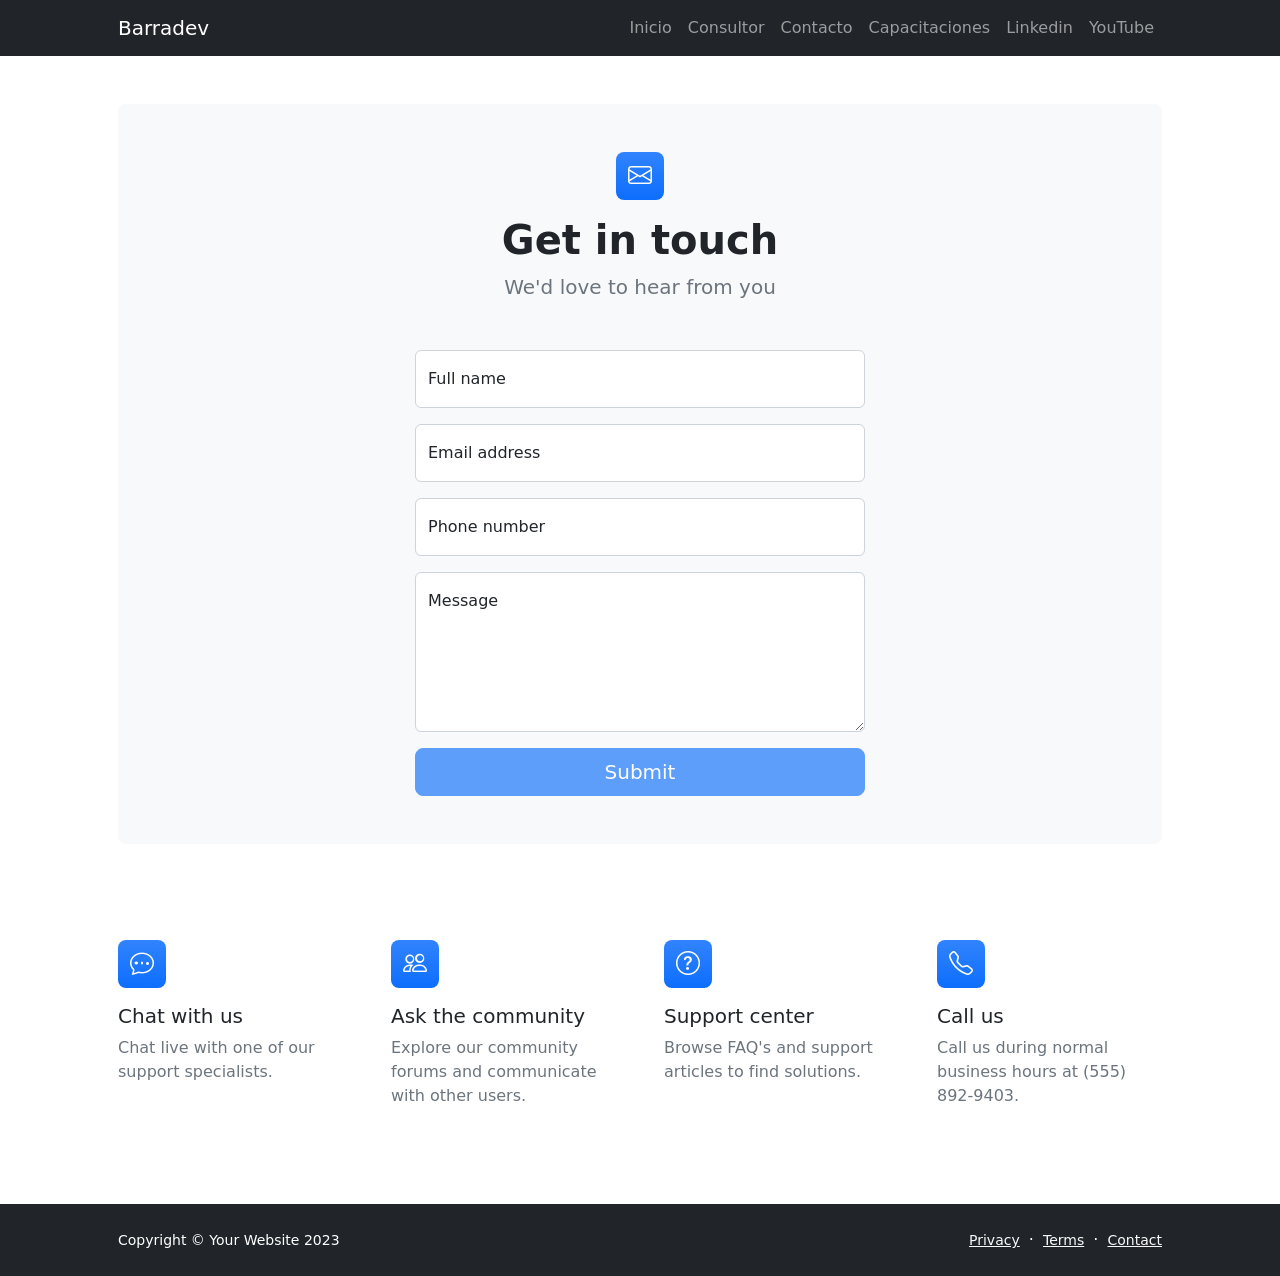
<file: startbootstrap-modern-business-gh-pages/contact.html>
<!DOCTYPE html>
<html lang="es">
<head>
    <meta charset="utf-8" />
    <meta name="viewport" content="width=device-width, initial-scale=1, shrink-to-fit=no" />

    <meta name="description" content="Barradev ofrece consultoría técnica en captura de datos, integración de sistemas, automatización de procesos, dashboards y soluciones de software a medida para PYMEs y equipos técnicos." />
    <meta name="author" content="Sergio Pernas" />

    <title>Barradev | Consultoría en datos, automatización y software a medida</title>

    <!-- Open Graph -->
    <meta property="og:title" content="Barradev | Consultoría en datos, automatización y software a medida" />
    <meta property="og:description" content="Soluciones técnicas para ordenar información, integrar sistemas, automatizar procesos y visualizar datos de forma clara." />
    <meta property="og:type" content="website" />
    <meta property="og:url" content="https://barradev.com.ar/" />
    <meta property="og:image" content="https://barradev.com.ar/assets/hero.png" />

    <!-- Twitter / X -->
    <meta name="twitter:card" content="summary_large_image" />
    <meta name="twitter:title" content="Barradev | Consultoría en datos, automatización y software a medida" />
    <meta name="twitter:description" content="Consultoría técnica en integración de datos, automatización de procesos, dashboards y desarrollo de soluciones a medida." />
    <meta name="twitter:image" content="https://barradev.com.ar/assets/hero.png" />

    <!-- Favicon -->
    <link rel="icon" type="image/x-icon" href="assets/favicon.ico" />

    <!-- Bootstrap icons -->
    <link href="https://cdn.jsdelivr.net/npm/bootstrap-icons@1.5.0/font/bootstrap-icons.css" rel="stylesheet" />

    <!-- Core theme CSS -->
    <link href="css/styles.css" rel="stylesheet" />
</head>
    <body class="d-flex flex-column h-100">
        <main class="flex-shrink-0">
            <!-- Navigation-->
            <nav class="navbar navbar-expand-lg navbar-dark bg-dark">
                <div class="container px-5">
                    <a class="navbar-brand" href="index.html">Barradev</a>
                    <button class="navbar-toggler" type="button" data-bs-toggle="collapse" data-bs-target="#navbarSupportedContent" aria-controls="navbarSupportedContent" aria-expanded="false" aria-label="Toggle navigation"><span class="navbar-toggler-icon"></span></button>
                    <div class="collapse navbar-collapse" id="navbarSupportedContent">
                        <ul class="navbar-nav ms-auto mb-2 mb-lg-0">
                            <li class="nav-item"><a class="nav-link" href="index.html">Inicio</a></li>
                            <li class="nav-item"><a class="nav-link" href="about.html">Consultor</a></li>
                            <li class="nav-item"><a class="nav-link" href="contact.html">Contacto</a></li>
                            <li class="nav-item"><a class="nav-link" href="https://labs.barradev.com.ar">Capacitaciones</a></li>
                            <li class="nav-item"><a class="nav-link" href="https://www.linkedin.com/in/sergio-pernas/">Linkedin</a></li>
                            <li class="nav-item"><a class="nav-link" href="https://www.youtube.com/@kcnrtfm">YouTube</a></li>
                        </ul>
                    </div>
                </div>
            </nav>
            <!-- Page content-->
            <section class="py-5">
                <div class="container px-5">
                    <!-- Contact form-->
                    <div class="bg-light rounded-3 py-5 px-4 px-md-5 mb-5">
                        <div class="text-center mb-5">
                            <div class="feature bg-primary bg-gradient text-white rounded-3 mb-3"><i class="bi bi-envelope"></i></div>
                            <h1 class="fw-bolder">Get in touch</h1>
                            <p class="lead fw-normal text-muted mb-0">We'd love to hear from you</p>
                        </div>
                        <div class="row gx-5 justify-content-center">
                            <div class="col-lg-8 col-xl-6">
                                <!-- * * * * * * * * * * * * * * *-->
                                <!-- * * SB Forms Contact Form * *-->
                                <!-- * * * * * * * * * * * * * * *-->
                                <!-- This form is pre-integrated with SB Forms.-->
                                <!-- To make this form functional, sign up at-->
                                <!-- https://startbootstrap.com/solution/contact-forms-->
                                <!-- to get an API token!-->
                                <form id="contactForm" data-sb-form-api-token="API_TOKEN">
                                    <!-- Name input-->
                                    <div class="form-floating mb-3">
                                        <input class="form-control" id="name" type="text" placeholder="Enter your name..." data-sb-validations="required" />
                                        <label for="name">Full name</label>
                                        <div class="invalid-feedback" data-sb-feedback="name:required">A name is required.</div>
                                    </div>
                                    <!-- Email address input-->
                                    <div class="form-floating mb-3">
                                        <input class="form-control" id="email" type="email" placeholder="name@example.com" data-sb-validations="required,email" />
                                        <label for="email">Email address</label>
                                        <div class="invalid-feedback" data-sb-feedback="email:required">An email is required.</div>
                                        <div class="invalid-feedback" data-sb-feedback="email:email">Email is not valid.</div>
                                    </div>
                                    <!-- Phone number input-->
                                    <div class="form-floating mb-3">
                                        <input class="form-control" id="phone" type="tel" placeholder="(123) 456-7890" data-sb-validations="required" />
                                        <label for="phone">Phone number</label>
                                        <div class="invalid-feedback" data-sb-feedback="phone:required">A phone number is required.</div>
                                    </div>
                                    <!-- Message input-->
                                    <div class="form-floating mb-3">
                                        <textarea class="form-control" id="message" type="text" placeholder="Enter your message here..." style="height: 10rem" data-sb-validations="required"></textarea>
                                        <label for="message">Message</label>
                                        <div class="invalid-feedback" data-sb-feedback="message:required">A message is required.</div>
                                    </div>
                                    <!-- Submit success message-->
                                    <!---->
                                    <!-- This is what your users will see when the form-->
                                    <!-- has successfully submitted-->
                                    <div class="d-none" id="submitSuccessMessage">
                                        <div class="text-center mb-3">
                                            <div class="fw-bolder">Form submission successful!</div>
                                            To activate this form, sign up at
                                            <br />
                                            <a href="https://startbootstrap.com/solution/contact-forms">https://startbootstrap.com/solution/contact-forms</a>
                                        </div>
                                    </div>
                                    <!-- Submit error message-->
                                    <!---->
                                    <!-- This is what your users will see when there is-->
                                    <!-- an error submitting the form-->
                                    <div class="d-none" id="submitErrorMessage"><div class="text-center text-danger mb-3">Error sending message!</div></div>
                                    <!-- Submit Button-->
                                    <div class="d-grid"><button class="btn btn-primary btn-lg disabled" id="submitButton" type="submit">Submit</button></div>
                                </form>
                            </div>
                        </div>
                    </div>
                    <!-- Contact cards-->
                    <div class="row gx-5 row-cols-2 row-cols-lg-4 py-5">
                        <div class="col">
                            <div class="feature bg-primary bg-gradient text-white rounded-3 mb-3"><i class="bi bi-chat-dots"></i></div>
                            <div class="h5 mb-2">Chat with us</div>
                            <p class="text-muted mb-0">Chat live with one of our support specialists.</p>
                        </div>
                        <div class="col">
                            <div class="feature bg-primary bg-gradient text-white rounded-3 mb-3"><i class="bi bi-people"></i></div>
                            <div class="h5">Ask the community</div>
                            <p class="text-muted mb-0">Explore our community forums and communicate with other users.</p>
                        </div>
                        <div class="col">
                            <div class="feature bg-primary bg-gradient text-white rounded-3 mb-3"><i class="bi bi-question-circle"></i></div>
                            <div class="h5">Support center</div>
                            <p class="text-muted mb-0">Browse FAQ's and support articles to find solutions.</p>
                        </div>
                        <div class="col">
                            <div class="feature bg-primary bg-gradient text-white rounded-3 mb-3"><i class="bi bi-telephone"></i></div>
                            <div class="h5">Call us</div>
                            <p class="text-muted mb-0">Call us during normal business hours at (555) 892-9403.</p>
                        </div>
                    </div>
                </div>
            </section>
        </main>
        <!-- Footer-->
        <footer class="bg-dark py-4 mt-auto">
            <div class="container px-5">
                <div class="row align-items-center justify-content-between flex-column flex-sm-row">
                    <div class="col-auto"><div class="small m-0 text-white">Copyright &copy; Your Website 2023</div></div>
                    <div class="col-auto">
                        <a class="link-light small" href="#!">Privacy</a>
                        <span class="text-white mx-1">&middot;</span>
                        <a class="link-light small" href="#!">Terms</a>
                        <span class="text-white mx-1">&middot;</span>
                        <a class="link-light small" href="#!">Contact</a>
                    </div>
                </div>
            </div>
        </footer>
        <!-- Bootstrap core JS-->
        <script src="https://cdn.jsdelivr.net/npm/bootstrap@5.2.3/dist/js/bootstrap.bundle.min.js"></script>
        <!-- Core theme JS-->
        <script src="js/scripts.js"></script>
        <!-- * * * * * * * * * * * * * * * * * * * * * * * * * * * * * * * * * * * * * * * *-->
        <!-- * *                               SB Forms JS                               * *-->
        <!-- * * Activate your form at https://startbootstrap.com/solution/contact-forms * *-->
        <!-- * * * * * * * * * * * * * * * * * * * * * * * * * * * * * * * * * * * * * * * *-->
        <script src="https://cdn.startbootstrap.com/sb-forms-latest.js"></script>
    </body>
</html>
</file>
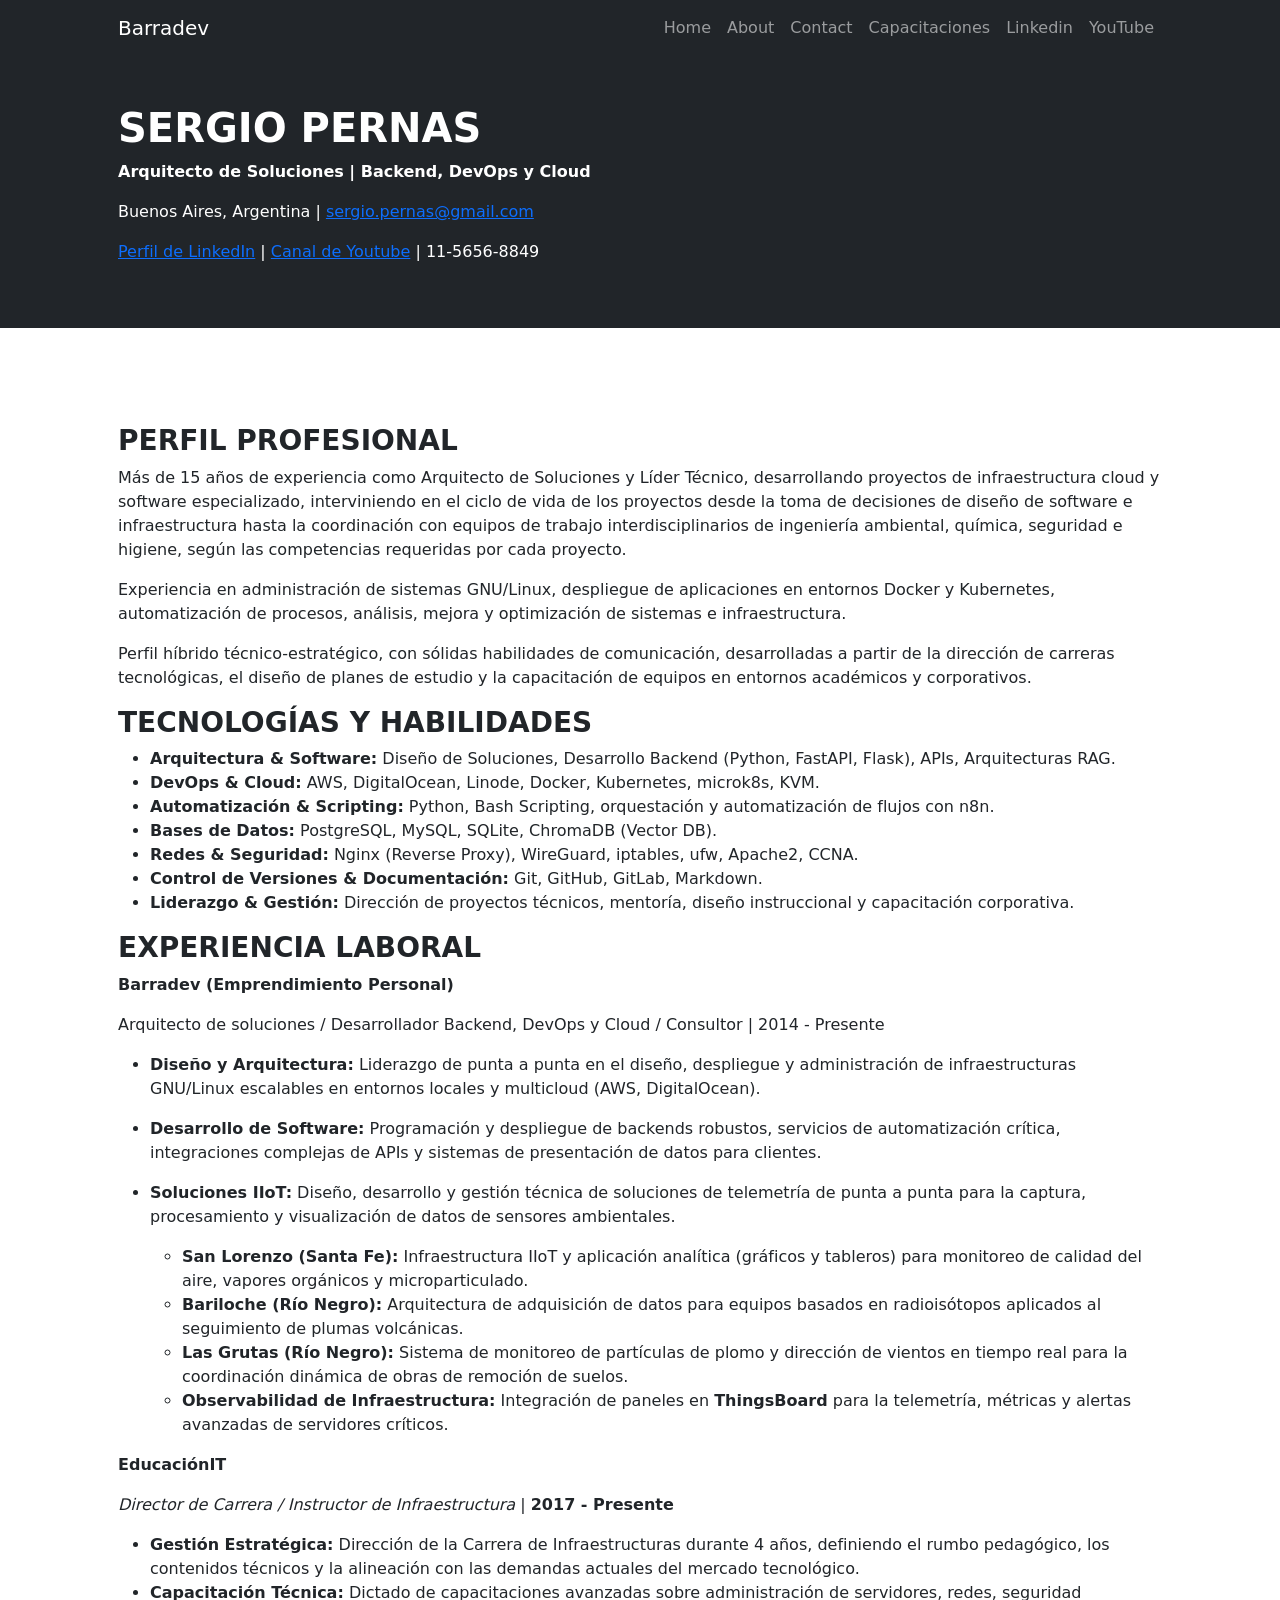
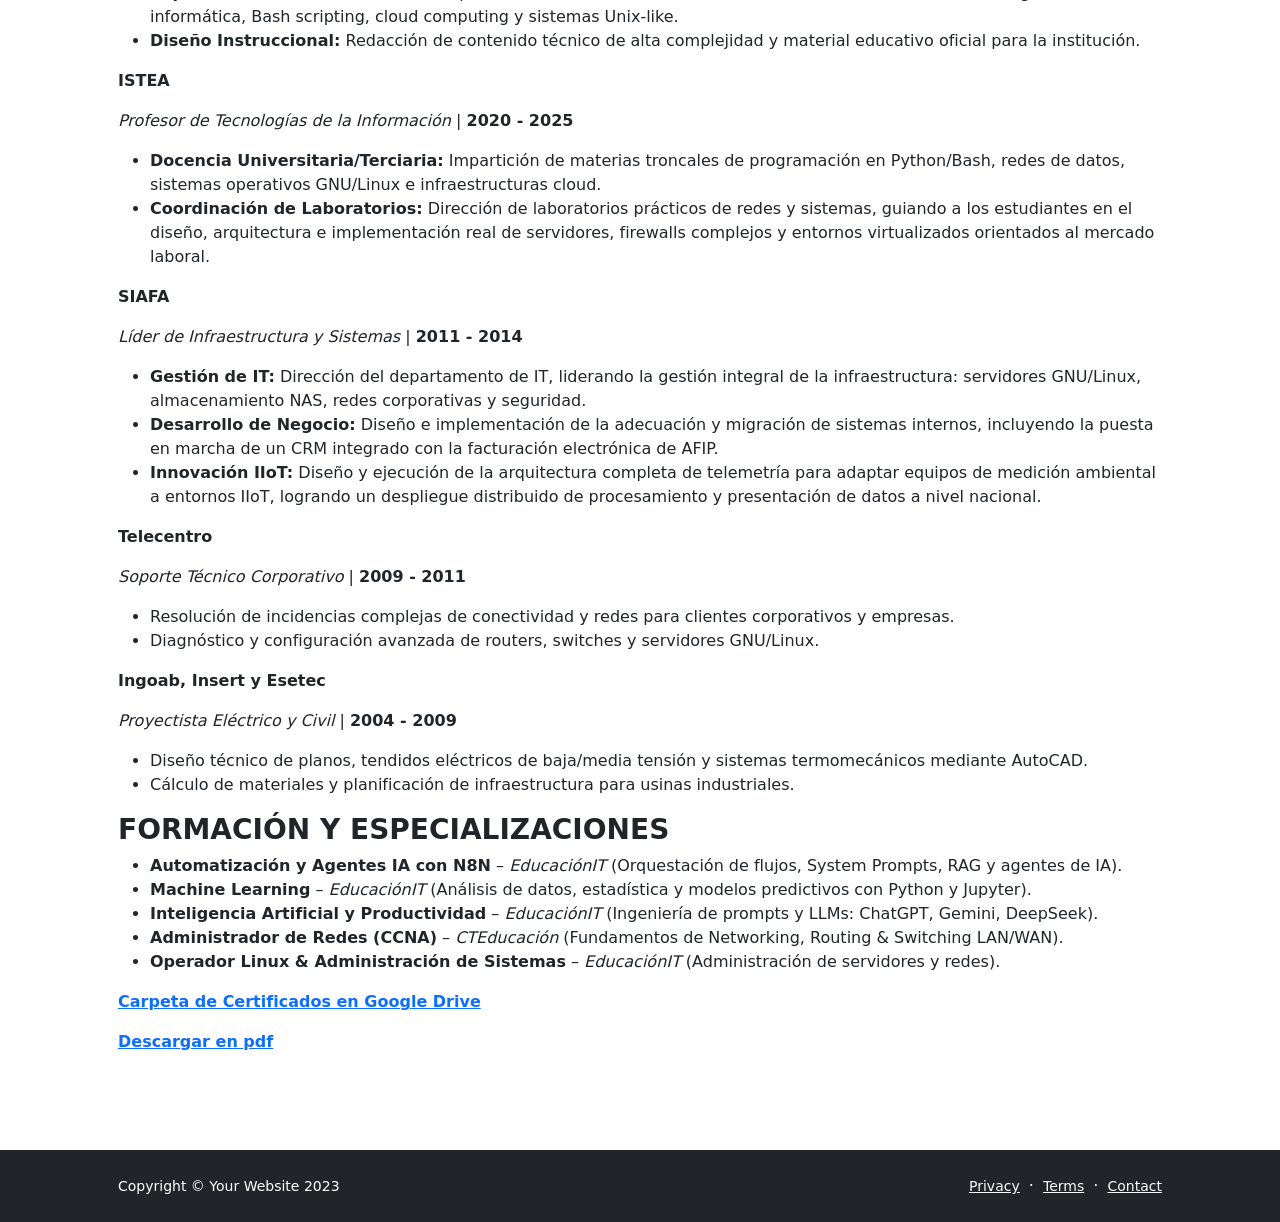
<file: startbootstrap-modern-business-gh-pages/cv.html>
<!DOCTYPE html>
<html lang="es">
<head>
    <meta charset="utf-8" />
    <meta name="viewport" content="width=device-width, initial-scale=1, shrink-to-fit=no" />

    <meta name="description" content="Barradev ofrece consultoría técnica en captura de datos, integración de sistemas, automatización de procesos, dashboards y soluciones de software a medida para PYMEs y equipos técnicos." />
    <meta name="author" content="Sergio Pernas" />

    <title>Barradev | Consultoría en datos, automatización y software a medida</title>

    <!-- Open Graph -->
    <meta property="og:title" content="Barradev | Consultoría en datos, automatización y software a medida" />
    <meta property="og:description" content="Soluciones técnicas para ordenar información, integrar sistemas, automatizar procesos y visualizar datos de forma clara." />
    <meta property="og:type" content="website" />
    <meta property="og:url" content="https://barradev.com.ar/" />
    <meta property="og:image" content="https://barradev.com.ar/assets/hero.png" />

    <!-- Twitter / X -->
    <meta name="twitter:card" content="summary_large_image" />
    <meta name="twitter:title" content="Barradev | Consultoría en datos, automatización y software a medida" />
    <meta name="twitter:description" content="Consultoría técnica en integración de datos, automatización de procesos, dashboards y desarrollo de soluciones a medida." />
    <meta name="twitter:image" content="https://barradev.com.ar/assets/hero.png" />

    <!-- Favicon -->
    <link rel="icon" type="image/x-icon" href="assets/favicon.ico" />

    <!-- Bootstrap icons -->
    <link href="https://cdn.jsdelivr.net/npm/bootstrap-icons@1.5.0/font/bootstrap-icons.css" rel="stylesheet" />

    <!-- Core theme CSS -->
    <link href="css/styles.css" rel="stylesheet" />
</head>
    <body class="d-flex flex-column h-100">
        <main class="flex-shrink-0">
            <!-- Navigation-->
            <nav class="navbar navbar-expand-lg navbar-dark bg-dark">
                <div class="container px-5">
                    <a class="navbar-brand" href="index.html">Barradev</a>
                    <button class="navbar-toggler" type="button" data-bs-toggle="collapse" data-bs-target="#navbarSupportedContent" aria-controls="navbarSupportedContent" aria-expanded="false" aria-label="Toggle navigation"><span class="navbar-toggler-icon"></span></button>
                    <div class="collapse navbar-collapse" id="navbarSupportedContent">
                        <ul class="navbar-nav ms-auto mb-2 mb-lg-0">
                            <li class="nav-item"><a class="nav-link" href="index.html">Home</a></li>
                            <li class="nav-item"><a class="nav-link" href="about.html">About</a></li>
                            <li class="nav-item"><a class="nav-link" href="contact.html">Contact</a></li>
                            <li class="nav-item"><a class="nav-link" href="https://labs.barradev.com.ar">Capacitaciones</a></li>
                            <li class="nav-item"><a class="nav-link" href="https://www.linkedin.com/in/sergio-pernas/">Linkedin</a></li>
                            <li class="nav-item"><a class="nav-link" href="https://www.youtube.com/@kcnrtfm">YouTube</a></li>
                        </ul>
                    </div>
                </div>
            </nav>
            <!-- Header-->
            <header class="bg-dark py-5">
                <div class="container text-white px-5">
                  <h1 id='sergio-pernas'><strong>SERGIO PERNAS</strong></h1>
                  <p><strong>Arquitecto de Soluciones | Backend, DevOps y Cloud</strong></p>
                  <p>Buenos Aires, Argentina | <a href='mailto:sergio.pernas@gmail.com' target='_blank' class='url'>sergio.pernas@gmail.com</a></p>
                  <p><a href='https://linkedin.com'>Perfil de LinkedIn</a> | <a href='https://www.youtube.com/@kcnrtfm'>Canal de Youtube</a> | 11-5656-8849</p>
                </div>
            </header>
            <!-- Features section-->
            <section class="py-5" id="features">
                <div class="container px-5 my-5">
                  <h3 id='perfil-profesional'><strong>PERFIL PROFESIONAL</strong></h3>
                  <p>Más de 15 años de experiencia como Arquitecto de Soluciones y Líder Técnico, desarrollando proyectos de infraestructura cloud y software especializado, interviniendo en el ciclo de vida de los proyectos desde la toma de decisiones de diseño de software e infraestructura hasta la coordinación con equipos de trabajo interdisciplinarios de ingeniería ambiental, química, seguridad e higiene, según las competencias requeridas por cada proyecto.</p>
                  <p>Experiencia en administración de sistemas GNU/Linux, despliegue de aplicaciones en entornos Docker y Kubernetes, automatización de procesos, análisis, mejora y optimización de sistemas e infraestructura.</p>
                  <p>Perfil híbrido técnico-estratégico, con sólidas habilidades de comunicación, desarrolladas a partir de la dirección de carreras tecnológicas, el diseño de planes de estudio y la capacitación de equipos en entornos académicos y corporativos.</p>
                  <h3 id='tecnologías-y-habilidades'><strong>TECNOLOGÍAS Y HABILIDADES</strong></h3>
                  <ul>
                  <li><strong>Arquitectura &amp; Software:</strong> Diseño de Soluciones, Desarrollo Backend (Python, FastAPI, Flask), APIs, Arquitecturas RAG.</li>
                  <li><strong>DevOps &amp; Cloud:</strong> AWS, DigitalOcean, Linode, Docker, Kubernetes, microk8s, KVM.</li>
                  <li><strong>Automatización &amp; Scripting:</strong> Python, Bash Scripting, orquestación y automatización de flujos con n8n.</li>
                  <li><strong>Bases de Datos:</strong> PostgreSQL, MySQL, SQLite, ChromaDB (Vector DB).</li>
                  <li><strong>Redes &amp; Seguridad:</strong> Nginx (Reverse Proxy), WireGuard, iptables, ufw, Apache2, CCNA.</li>
                  <li><strong>Control de Versiones &amp; Documentación:</strong> Git, GitHub, GitLab, Markdown.</li>
                  <li><strong>Liderazgo &amp; Gestión:</strong> Dirección de proyectos técnicos, mentoría, diseño instruccional y capacitación corporativa.</li>

                  </ul>
                  <h3 id='experiencia-laboral'><strong>EXPERIENCIA LABORAL</strong></h3>
                  <p><strong>Barradev (Emprendimiento Personal)</strong> </p>
                  <p>Arquitecto de soluciones / Desarrollador Backend, DevOps y Cloud / Consultor | 2014 - Presente</p>
                  <ul>
                  <li><p><strong>Diseño y Arquitectura:</strong> Liderazgo de punta a punta en el diseño, despliegue y administración de infraestructuras GNU/Linux escalables en entornos locales y multicloud (AWS, DigitalOcean).</p>
                  </li>
                  <li><p><strong>Desarrollo de Software:</strong> Programación y despliegue de backends robustos, servicios de automatización crítica, integraciones complejas de APIs y sistemas de presentación de datos para clientes.</p>
                  </li>
                  <li><p><strong>Soluciones IIoT:</strong> Diseño, desarrollo y gestión técnica de soluciones de telemetría de punta a punta para la captura, procesamiento y visualización de datos de sensores ambientales.</p>
                  <ul>
                  <li><strong>San Lorenzo (Santa Fe):</strong> Infraestructura IIoT y aplicación analítica (gráficos y tableros) para monitoreo de calidad del aire, vapores orgánicos y microparticulado.</li>
                  <li><strong>Bariloche (Río Negro):</strong> Arquitectura de adquisición de datos para equipos basados en radioisótopos aplicados al seguimiento de plumas volcánicas.</li>
                  <li><strong>Las Grutas (Río Negro):</strong> Sistema de monitoreo de partículas de plomo y dirección de vientos en tiempo real para la coordinación dinámica de obras de remoción de suelos.</li>
                  <li><strong>Observabilidad de Infraestructura:</strong> Integración de paneles en <strong>ThingsBoard</strong> para la telemetría, métricas y alertas avanzadas de servidores críticos.</li>

                  </ul>
                  </li>

                  </ul>
                  <p><strong>EducaciónIT</strong></p>
                  <p><em>Director de Carrera / Instructor de Infraestructura</em> | <strong>2017 - Presente</strong></p>
                  <ul>
                  <li><strong>Gestión Estratégica:</strong> Dirección de la Carrera de Infraestructuras durante 4 años, definiendo el rumbo pedagógico, los contenidos técnicos y la alineación con las demandas actuales del mercado tecnológico.</li>
                  <li><strong>Capacitación Técnica:</strong> Dictado de capacitaciones avanzadas sobre administración de servidores, redes, seguridad informática, Bash scripting, cloud computing y sistemas Unix-like.</li>
                  <li><strong>Diseño Instruccional:</strong> Redacción de contenido técnico de alta complejidad y material educativo oficial para la institución.</li>

                  </ul>
                  <p><strong>ISTEA</strong></p>
                  <p><em>Profesor de Tecnologías de la Información</em> | <strong>2020 - 2025</strong></p>
                  <ul>
                  <li><strong>Docencia Universitaria/Terciaria:</strong> Impartición de materias troncales de programación en Python/Bash, redes de datos, sistemas operativos GNU/Linux e infraestructuras cloud.</li>
                  <li><strong>Coordinación de Laboratorios:</strong> Dirección de laboratorios prácticos de redes y sistemas, guiando a los estudiantes en el diseño, arquitectura e implementación real de servidores, firewalls complejos y entornos virtualizados orientados al mercado laboral.</li>

                  </ul>
                  <p><strong>SIAFA</strong></p>
                  <p><em>Líder de Infraestructura y Sistemas</em> | <strong>2011 - 2014</strong></p>
                  <ul>
                  <li><strong>Gestión de IT:</strong> Dirección del departamento de IT, liderando la gestión integral de la infraestructura: servidores GNU/Linux, almacenamiento NAS, redes corporativas y seguridad.</li>
                  <li><strong>Desarrollo de Negocio:</strong> Diseño e implementación de la adecuación y migración de sistemas internos, incluyendo la puesta en marcha de un CRM integrado con la facturación electrónica de AFIP.</li>
                  <li><strong>Innovación IIoT:</strong> Diseño y ejecución de la arquitectura completa de telemetría para adaptar equipos de medición ambiental a entornos IIoT, logrando un despliegue distribuido de procesamiento y presentación de datos a nivel nacional.</li>

                  </ul>
                  <p><strong>Telecentro</strong></p>
                  <p><em>Soporte Técnico Corporativo</em> | <strong>2009 - 2011</strong></p>
                  <ul>
                  <li>Resolución de incidencias complejas de conectividad y redes para clientes corporativos y empresas.</li>
                  <li>Diagnóstico y configuración avanzada de routers, switches y servidores GNU/Linux.</li>

                  </ul>
                  <p><strong>Ingoab, Insert y Esetec</strong></p>
                  <p><em>Proyectista Eléctrico y Civil</em> | <strong>2004 - 2009</strong></p>
                  <ul>
                  <li>Diseño técnico de planos, tendidos eléctricos de baja/media tensión y sistemas termomecánicos mediante AutoCAD.</li>
                  <li>Cálculo de materiales y planificación de infraestructura para usinas industriales.</li>

                  </ul>
                  <h3></h3>
                  <h3 id='formación-y-especializaciones'><strong>FORMACIÓN Y ESPECIALIZACIONES</strong></h3>
                  <ul>
                  <li><strong>Automatización y Agentes IA con N8N</strong> – <em>EducaciónIT</em> (Orquestación de flujos, System Prompts, RAG y agentes de IA).</li>
                  <li><strong>Machine Learning</strong> – <em>EducaciónIT</em> (Análisis de datos, estadística y modelos predictivos con Python y Jupyter).</li>
                  <li><strong>Inteligencia Artificial y Productividad</strong> – <em>EducaciónIT</em> (Ingeniería de prompts y LLMs: ChatGPT, Gemini, DeepSeek).</li>
                  <li><strong>Administrador de Redes (CCNA)</strong> – <em>CTEducación</em> (Fundamentos de Networking, Routing &amp; Switching LAN/WAN).</li>
                  <li><strong>Operador Linux &amp; Administración de Sistemas</strong> – <em>EducaciónIT</em> (Administración de servidores y redes).</li>

                  </ul>
                  <p><a href='https://drive.google.com/drive/folders/11JzalnC5A8cO6Z_gS72Im9PDR2iAyMIL?usp=drive_link'><strong>Carpeta de Certificados en Google Drive</strong></a></p>
                  <p><a href='https://drive.google.com/file/d/1L2QkeX9dFW42t7KkHDC43MLBcwNYzOfr/view?usp=drive_link'><strong>Descargar en pdf</strong></a></p>
                </div>
            </section>
        </main>
        <!-- Footer-->
        <footer class="bg-dark py-4 mt-auto">
            <div class="container px-5">
                <div class="row align-items-center justify-content-between flex-column flex-sm-row">
                    <div class="col-auto"><div class="small m-0 text-white">Copyright &copy; Your Website 2023</div></div>
                    <div class="col-auto">
                        <a class="link-light small" href="#!">Privacy</a>
                        <span class="text-white mx-1">&middot;</span>
                        <a class="link-light small" href="#!">Terms</a>
                        <span class="text-white mx-1">&middot;</span>
                        <a class="link-light small" href="#!">Contact</a>
                    </div>

                </div>
            </div>
        </footer>
        <!-- Bootstrap core JS-->
        <script src="https://cdn.jsdelivr.net/npm/bootstrap@5.2.3/dist/js/bootstrap.bundle.min.js"></script>
        <!-- Core theme JS-->
        <script src="js/scripts.js"></script>
    </body>
</html>
</file>
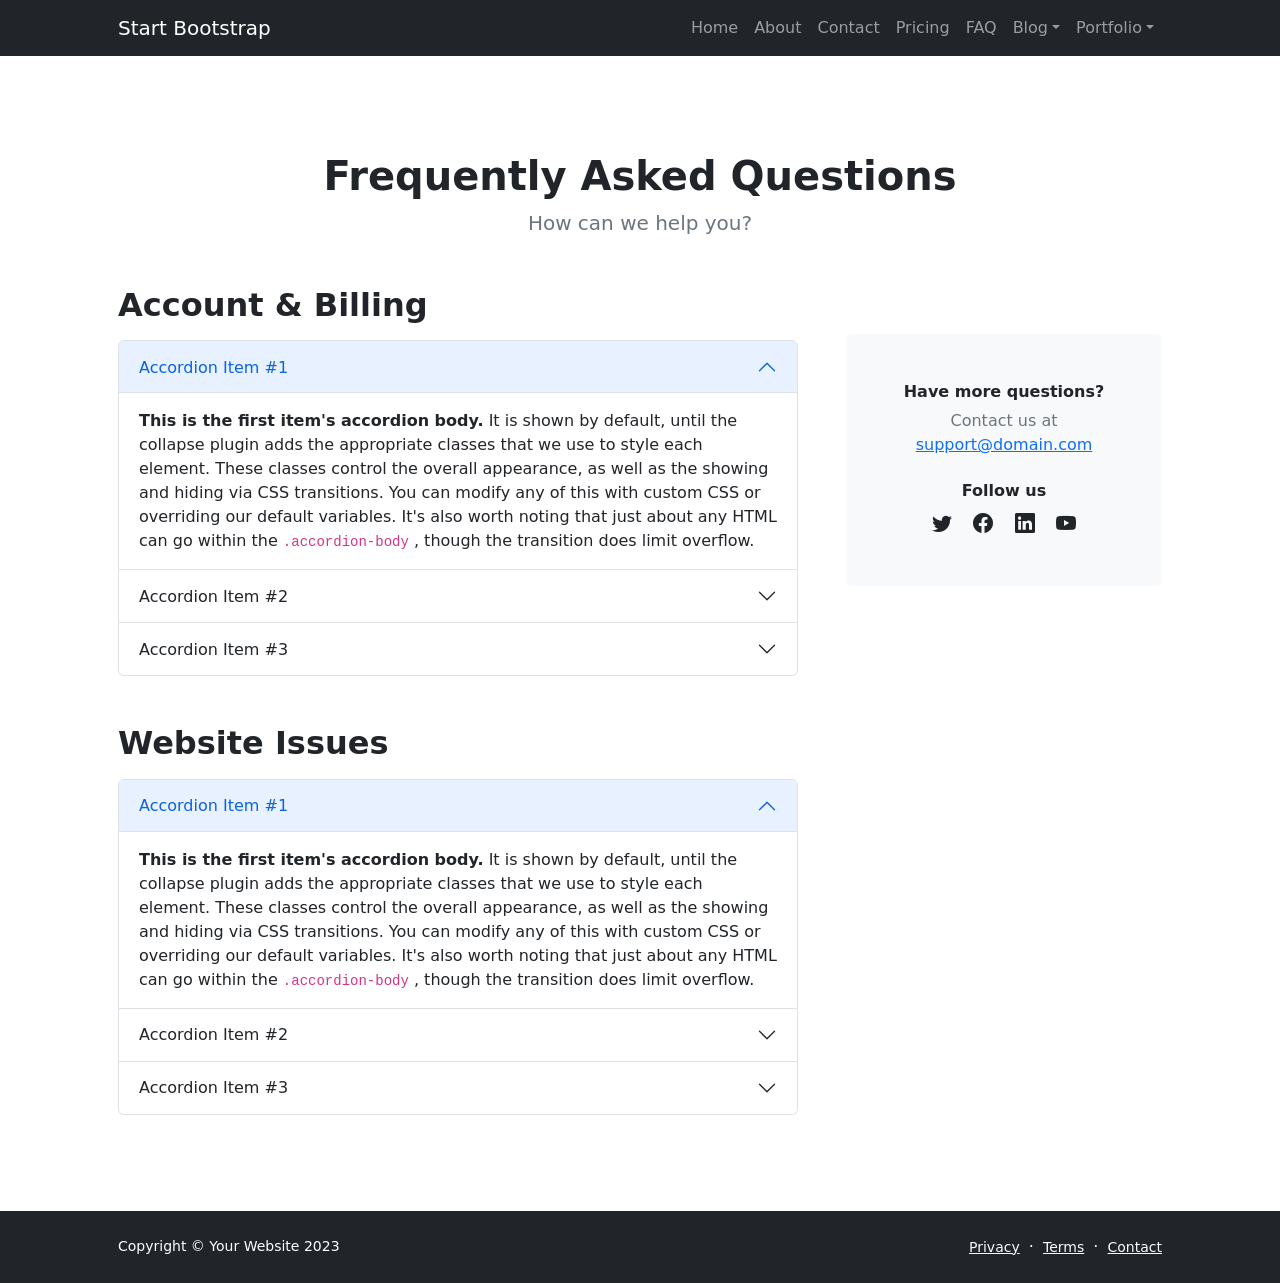
<file: startbootstrap-modern-business-gh-pages/faq.html>
<!DOCTYPE html>
<html lang="en">
    <head>
        <meta charset="utf-8" />
        <meta name="viewport" content="width=device-width, initial-scale=1, shrink-to-fit=no" />
        <meta name="description" content="" />
        <meta name="author" content="" />
        <title>Modern Business - Start Bootstrap Template</title>
        <!-- Favicon-->
        <link rel="icon" type="image/x-icon" href="assets/favicon.ico" />
        <!-- Bootstrap icons-->
        <link href="https://cdn.jsdelivr.net/npm/bootstrap-icons@1.5.0/font/bootstrap-icons.css" rel="stylesheet" />
        <!-- Core theme CSS (includes Bootstrap)-->
        <link href="css/styles.css" rel="stylesheet" />
    </head>
    <body class="d-flex flex-column h-100">
        <main class="flex-shrink-0">
            <!-- Navigation-->
            <nav class="navbar navbar-expand-lg navbar-dark bg-dark">
                <div class="container px-5">
                    <a class="navbar-brand" href="index.html">Start Bootstrap</a>
                    <button class="navbar-toggler" type="button" data-bs-toggle="collapse" data-bs-target="#navbarSupportedContent" aria-controls="navbarSupportedContent" aria-expanded="false" aria-label="Toggle navigation"><span class="navbar-toggler-icon"></span></button>
                    <div class="collapse navbar-collapse" id="navbarSupportedContent">
                        <ul class="navbar-nav ms-auto mb-2 mb-lg-0">
                            <li class="nav-item"><a class="nav-link" href="index.html">Home</a></li>
                            <li class="nav-item"><a class="nav-link" href="about.html">About</a></li>
                            <li class="nav-item"><a class="nav-link" href="contact.html">Contact</a></li>
                            <li class="nav-item"><a class="nav-link" href="pricing.html">Pricing</a></li>
                            <li class="nav-item"><a class="nav-link" href="faq.html">FAQ</a></li>
                            <li class="nav-item dropdown">
                                <a class="nav-link dropdown-toggle" id="navbarDropdownBlog" href="#" role="button" data-bs-toggle="dropdown" aria-expanded="false">Blog</a>
                                <ul class="dropdown-menu dropdown-menu-end" aria-labelledby="navbarDropdownBlog">
                                    <li><a class="dropdown-item" href="blog-home.html">Blog Home</a></li>
                                    <li><a class="dropdown-item" href="blog-post.html">Blog Post</a></li>
                                </ul>
                            </li>
                            <li class="nav-item dropdown">
                                <a class="nav-link dropdown-toggle" id="navbarDropdownPortfolio" href="#" role="button" data-bs-toggle="dropdown" aria-expanded="false">Portfolio</a>
                                <ul class="dropdown-menu dropdown-menu-end" aria-labelledby="navbarDropdownPortfolio">
                                    <li><a class="dropdown-item" href="portfolio-overview.html">Portfolio Overview</a></li>
                                    <li><a class="dropdown-item" href="portfolio-item.html">Portfolio Item</a></li>
                                </ul>
                            </li>
                        </ul>
                    </div>
                </div>
            </nav>
            <!-- Page Content-->
            <section class="py-5">
                <div class="container px-5 my-5">
                    <div class="text-center mb-5">
                        <h1 class="fw-bolder">Frequently Asked Questions</h1>
                        <p class="lead fw-normal text-muted mb-0">How can we help you?</p>
                    </div>
                    <div class="row gx-5">
                        <div class="col-xl-8">
                            <!-- FAQ Accordion 1-->
                            <h2 class="fw-bolder mb-3">Account &amp; Billing</h2>
                            <div class="accordion mb-5" id="accordionExample">
                                <div class="accordion-item">
                                    <h3 class="accordion-header" id="headingOne"><button class="accordion-button" type="button" data-bs-toggle="collapse" data-bs-target="#collapseOne" aria-expanded="true" aria-controls="collapseOne">Accordion Item #1</button></h3>
                                    <div class="accordion-collapse collapse show" id="collapseOne" aria-labelledby="headingOne" data-bs-parent="#accordionExample">
                                        <div class="accordion-body">
                                            <strong>This is the first item's accordion body.</strong>
                                            It is shown by default, until the collapse plugin adds the appropriate classes that we use to style each element. These classes control the overall appearance, as well as the showing and hiding via CSS transitions. You can modify any of this with custom CSS or overriding our default variables. It's also worth noting that just about any HTML can go within the
                                            <code>.accordion-body</code>
                                            , though the transition does limit overflow.
                                        </div>
                                    </div>
                                </div>
                                <div class="accordion-item">
                                    <h3 class="accordion-header" id="headingTwo"><button class="accordion-button collapsed" type="button" data-bs-toggle="collapse" data-bs-target="#collapseTwo" aria-expanded="false" aria-controls="collapseTwo">Accordion Item #2</button></h3>
                                    <div class="accordion-collapse collapse" id="collapseTwo" aria-labelledby="headingTwo" data-bs-parent="#accordionExample">
                                        <div class="accordion-body">
                                            <strong>This is the second item's accordion body.</strong>
                                            It is hidden by default, until the collapse plugin adds the appropriate classes that we use to style each element. These classes control the overall appearance, as well as the showing and hiding via CSS transitions. You can modify any of this with custom CSS or overriding our default variables. It's also worth noting that just about any HTML can go within the
                                            <code>.accordion-body</code>
                                            , though the transition does limit overflow.
                                        </div>
                                    </div>
                                </div>
                                <div class="accordion-item">
                                    <h3 class="accordion-header" id="headingThree"><button class="accordion-button collapsed" type="button" data-bs-toggle="collapse" data-bs-target="#collapseThree" aria-expanded="false" aria-controls="collapseThree">Accordion Item #3</button></h3>
                                    <div class="accordion-collapse collapse" id="collapseThree" aria-labelledby="headingThree" data-bs-parent="#accordionExample">
                                        <div class="accordion-body">
                                            <strong>This is the third item's accordion body.</strong>
                                            It is hidden by default, until the collapse plugin adds the appropriate classes that we use to style each element. These classes control the overall appearance, as well as the showing and hiding via CSS transitions. You can modify any of this with custom CSS or overriding our default variables. It's also worth noting that just about any HTML can go within the
                                            <code>.accordion-body</code>
                                            , though the transition does limit overflow.
                                        </div>
                                    </div>
                                </div>
                            </div>
                            <!-- FAQ Accordion 2-->
                            <h2 class="fw-bolder mb-3">Website Issues</h2>
                            <div class="accordion mb-5 mb-xl-0" id="accordionExample2">
                                <div class="accordion-item">
                                    <h3 class="accordion-header" id="headingOne"><button class="accordion-button" type="button" data-bs-toggle="collapse" data-bs-target="#collapseOne2" aria-expanded="true" aria-controls="collapseOne2">Accordion Item #1</button></h3>
                                    <div class="accordion-collapse collapse show" id="collapseOne2" aria-labelledby="headingOne" data-bs-parent="#accordionExample2">
                                        <div class="accordion-body">
                                            <strong>This is the first item's accordion body.</strong>
                                            It is shown by default, until the collapse plugin adds the appropriate classes that we use to style each element. These classes control the overall appearance, as well as the showing and hiding via CSS transitions. You can modify any of this with custom CSS or overriding our default variables. It's also worth noting that just about any HTML can go within the
                                            <code>.accordion-body</code>
                                            , though the transition does limit overflow.
                                        </div>
                                    </div>
                                </div>
                                <div class="accordion-item">
                                    <h3 class="accordion-header" id="headingTwo"><button class="accordion-button collapsed" type="button" data-bs-toggle="collapse" data-bs-target="#collapseTwo2" aria-expanded="false" aria-controls="collapseTwo2">Accordion Item #2</button></h3>
                                    <div class="accordion-collapse collapse" id="collapseTwo2" aria-labelledby="headingTwo" data-bs-parent="#accordionExample2">
                                        <div class="accordion-body">
                                            <strong>This is the second item's accordion body.</strong>
                                            It is hidden by default, until the collapse plugin adds the appropriate classes that we use to style each element. These classes control the overall appearance, as well as the showing and hiding via CSS transitions. You can modify any of this with custom CSS or overriding our default variables. It's also worth noting that just about any HTML can go within the
                                            <code>.accordion-body</code>
                                            , though the transition does limit overflow.
                                        </div>
                                    </div>
                                </div>
                                <div class="accordion-item">
                                    <h3 class="accordion-header" id="headingThree"><button class="accordion-button collapsed" type="button" data-bs-toggle="collapse" data-bs-target="#collapseThree2" aria-expanded="false" aria-controls="collapseThree2">Accordion Item #3</button></h3>
                                    <div class="accordion-collapse collapse" id="collapseThree2" aria-labelledby="headingThree" data-bs-parent="#accordionExample2">
                                        <div class="accordion-body">
                                            <strong>This is the third item's accordion body.</strong>
                                            It is hidden by default, until the collapse plugin adds the appropriate classes that we use to style each element. These classes control the overall appearance, as well as the showing and hiding via CSS transitions. You can modify any of this with custom CSS or overriding our default variables. It's also worth noting that just about any HTML can go within the
                                            <code>.accordion-body</code>
                                            , though the transition does limit overflow.
                                        </div>
                                    </div>
                                </div>
                            </div>
                        </div>
                        <div class="col-xl-4">
                            <div class="card border-0 bg-light mt-xl-5">
                                <div class="card-body p-4 py-lg-5">
                                    <div class="d-flex align-items-center justify-content-center">
                                        <div class="text-center">
                                            <div class="h6 fw-bolder">Have more questions?</div>
                                            <p class="text-muted mb-4">
                                                Contact us at
                                                <br />
                                                <a href="#!">support@domain.com</a>
                                            </p>
                                            <div class="h6 fw-bolder">Follow us</div>
                                            <a class="fs-5 px-2 link-dark" href="#!"><i class="bi-twitter"></i></a>
                                            <a class="fs-5 px-2 link-dark" href="#!"><i class="bi-facebook"></i></a>
                                            <a class="fs-5 px-2 link-dark" href="#!"><i class="bi-linkedin"></i></a>
                                            <a class="fs-5 px-2 link-dark" href="#!"><i class="bi-youtube"></i></a>
                                        </div>
                                    </div>
                                </div>
                            </div>
                        </div>
                    </div>
                </div>
            </section>
        </main>
        <!-- Footer-->
        <footer class="bg-dark py-4 mt-auto">
            <div class="container px-5">
                <div class="row align-items-center justify-content-between flex-column flex-sm-row">
                    <div class="col-auto"><div class="small m-0 text-white">Copyright &copy; Your Website 2023</div></div>
                    <div class="col-auto">
                        <a class="link-light small" href="#!">Privacy</a>
                        <span class="text-white mx-1">&middot;</span>
                        <a class="link-light small" href="#!">Terms</a>
                        <span class="text-white mx-1">&middot;</span>
                        <a class="link-light small" href="#!">Contact</a>
                    </div>
                </div>
            </div>
        </footer>
        <!-- Bootstrap core JS-->
        <script src="https://cdn.jsdelivr.net/npm/bootstrap@5.2.3/dist/js/bootstrap.bundle.min.js"></script>
        <!-- Core theme JS-->
        <script src="js/scripts.js"></script>
    </body>
</html>
</file>
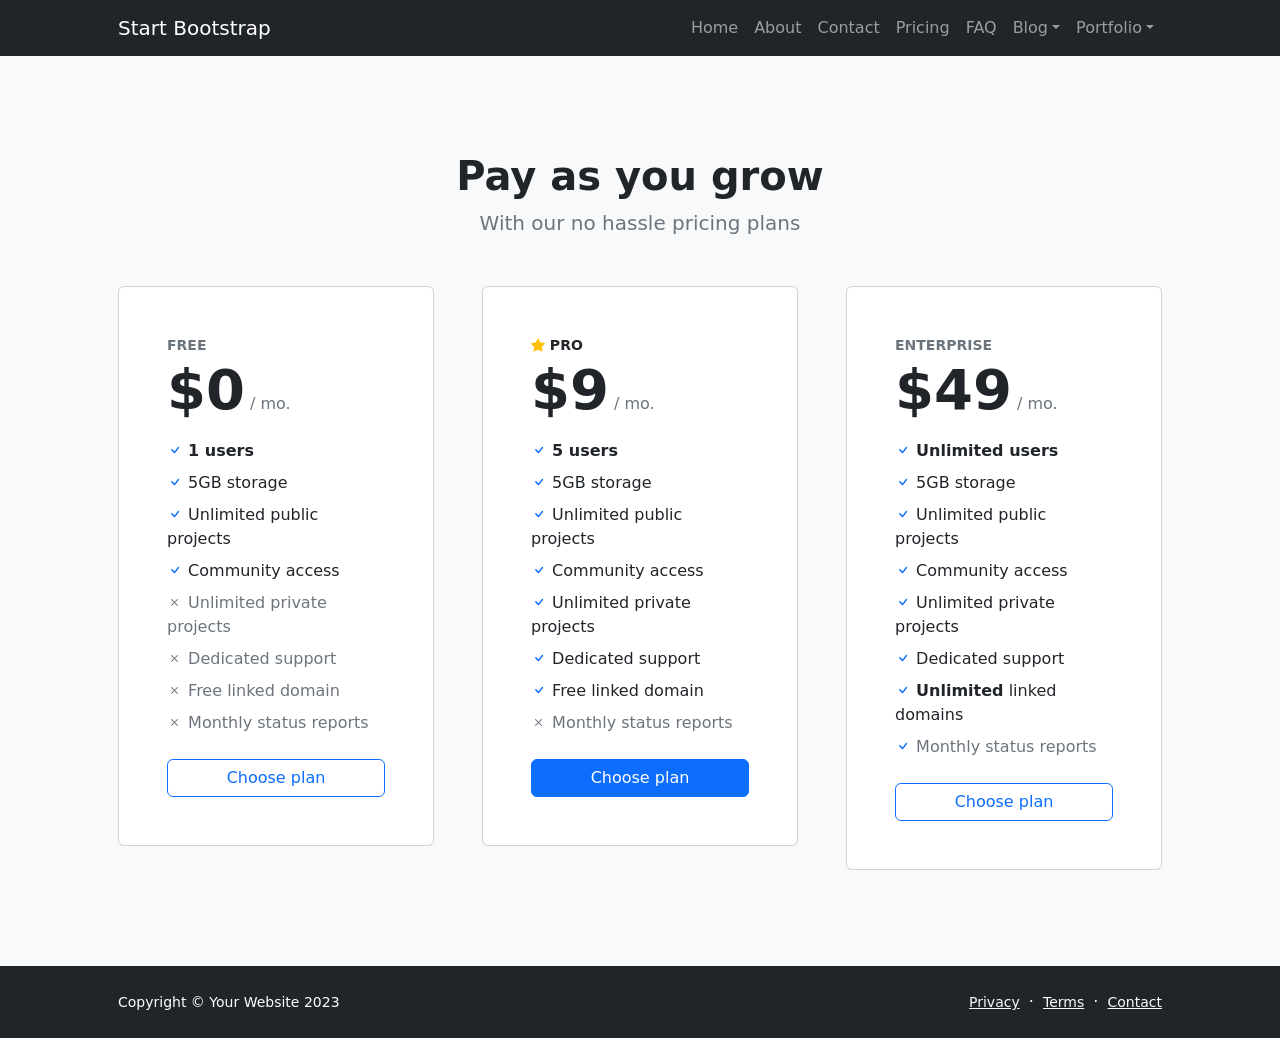
<file: startbootstrap-modern-business-gh-pages/pricing.html>
<!DOCTYPE html>
<html lang="en">
    <head>
        <meta charset="utf-8" />
        <meta name="viewport" content="width=device-width, initial-scale=1, shrink-to-fit=no" />
        <meta name="description" content="" />
        <meta name="author" content="" />
        <title>Modern Business - Start Bootstrap Template</title>
        <!-- Favicon-->
        <link rel="icon" type="image/x-icon" href="assets/favicon.ico" />
        <!-- Bootstrap icons-->
        <link href="https://cdn.jsdelivr.net/npm/bootstrap-icons@1.5.0/font/bootstrap-icons.css" rel="stylesheet" />
        <!-- Core theme CSS (includes Bootstrap)-->
        <link href="css/styles.css" rel="stylesheet" />
    </head>
    <body class="d-flex flex-column">
        <main class="flex-shrink-0">
            <!-- Navigation-->
            <nav class="navbar navbar-expand-lg navbar-dark bg-dark">
                <div class="container px-5">
                    <a class="navbar-brand" href="index.html">Start Bootstrap</a>
                    <button class="navbar-toggler" type="button" data-bs-toggle="collapse" data-bs-target="#navbarSupportedContent" aria-controls="navbarSupportedContent" aria-expanded="false" aria-label="Toggle navigation"><span class="navbar-toggler-icon"></span></button>
                    <div class="collapse navbar-collapse" id="navbarSupportedContent">
                        <ul class="navbar-nav ms-auto mb-2 mb-lg-0">
                            <li class="nav-item"><a class="nav-link" href="index.html">Home</a></li>
                            <li class="nav-item"><a class="nav-link" href="about.html">About</a></li>
                            <li class="nav-item"><a class="nav-link" href="contact.html">Contact</a></li>
                            <li class="nav-item"><a class="nav-link" href="pricing.html">Pricing</a></li>
                            <li class="nav-item"><a class="nav-link" href="faq.html">FAQ</a></li>
                            <li class="nav-item dropdown">
                                <a class="nav-link dropdown-toggle" id="navbarDropdownBlog" href="#" role="button" data-bs-toggle="dropdown" aria-expanded="false">Blog</a>
                                <ul class="dropdown-menu dropdown-menu-end" aria-labelledby="navbarDropdownBlog">
                                    <li><a class="dropdown-item" href="blog-home.html">Blog Home</a></li>
                                    <li><a class="dropdown-item" href="blog-post.html">Blog Post</a></li>
                                </ul>
                            </li>
                            <li class="nav-item dropdown">
                                <a class="nav-link dropdown-toggle" id="navbarDropdownPortfolio" href="#" role="button" data-bs-toggle="dropdown" aria-expanded="false">Portfolio</a>
                                <ul class="dropdown-menu dropdown-menu-end" aria-labelledby="navbarDropdownPortfolio">
                                    <li><a class="dropdown-item" href="portfolio-overview.html">Portfolio Overview</a></li>
                                    <li><a class="dropdown-item" href="portfolio-item.html">Portfolio Item</a></li>
                                </ul>
                            </li>
                        </ul>
                    </div>
                </div>
            </nav>
            <!-- Pricing section-->
            <section class="bg-light py-5">
                <div class="container px-5 my-5">
                    <div class="text-center mb-5">
                        <h1 class="fw-bolder">Pay as you grow</h1>
                        <p class="lead fw-normal text-muted mb-0">With our no hassle pricing plans</p>
                    </div>
                    <div class="row gx-5 justify-content-center">
                        <!-- Pricing card free-->
                        <div class="col-lg-6 col-xl-4">
                            <div class="card mb-5 mb-xl-0">
                                <div class="card-body p-5">
                                    <div class="small text-uppercase fw-bold text-muted">Free</div>
                                    <div class="mb-3">
                                        <span class="display-4 fw-bold">$0</span>
                                        <span class="text-muted">/ mo.</span>
                                    </div>
                                    <ul class="list-unstyled mb-4">
                                        <li class="mb-2">
                                            <i class="bi bi-check text-primary"></i>
                                            <strong>1 users</strong>
                                        </li>
                                        <li class="mb-2">
                                            <i class="bi bi-check text-primary"></i>
                                            5GB storage
                                        </li>
                                        <li class="mb-2">
                                            <i class="bi bi-check text-primary"></i>
                                            Unlimited public projects
                                        </li>
                                        <li class="mb-2">
                                            <i class="bi bi-check text-primary"></i>
                                            Community access
                                        </li>
                                        <li class="mb-2 text-muted">
                                            <i class="bi bi-x"></i>
                                            Unlimited private projects
                                        </li>
                                        <li class="mb-2 text-muted">
                                            <i class="bi bi-x"></i>
                                            Dedicated support
                                        </li>
                                        <li class="mb-2 text-muted">
                                            <i class="bi bi-x"></i>
                                            Free linked domain
                                        </li>
                                        <li class="text-muted">
                                            <i class="bi bi-x"></i>
                                            Monthly status reports
                                        </li>
                                    </ul>
                                    <div class="d-grid"><a class="btn btn-outline-primary" href="#!">Choose plan</a></div>
                                </div>
                            </div>
                        </div>
                        <!-- Pricing card pro-->
                        <div class="col-lg-6 col-xl-4">
                            <div class="card mb-5 mb-xl-0">
                                <div class="card-body p-5">
                                    <div class="small text-uppercase fw-bold">
                                        <i class="bi bi-star-fill text-warning"></i>
                                        Pro
                                    </div>
                                    <div class="mb-3">
                                        <span class="display-4 fw-bold">$9</span>
                                        <span class="text-muted">/ mo.</span>
                                    </div>
                                    <ul class="list-unstyled mb-4">
                                        <li class="mb-2">
                                            <i class="bi bi-check text-primary"></i>
                                            <strong>5 users</strong>
                                        </li>
                                        <li class="mb-2">
                                            <i class="bi bi-check text-primary"></i>
                                            5GB storage
                                        </li>
                                        <li class="mb-2">
                                            <i class="bi bi-check text-primary"></i>
                                            Unlimited public projects
                                        </li>
                                        <li class="mb-2">
                                            <i class="bi bi-check text-primary"></i>
                                            Community access
                                        </li>
                                        <li class="mb-2">
                                            <i class="bi bi-check text-primary"></i>
                                            Unlimited private projects
                                        </li>
                                        <li class="mb-2">
                                            <i class="bi bi-check text-primary"></i>
                                            Dedicated support
                                        </li>
                                        <li class="mb-2">
                                            <i class="bi bi-check text-primary"></i>
                                            Free linked domain
                                        </li>
                                        <li class="text-muted">
                                            <i class="bi bi-x"></i>
                                            Monthly status reports
                                        </li>
                                    </ul>
                                    <div class="d-grid"><a class="btn btn-primary" href="#!">Choose plan</a></div>
                                </div>
                            </div>
                        </div>
                        <!-- Pricing card enterprise-->
                        <div class="col-lg-6 col-xl-4">
                            <div class="card">
                                <div class="card-body p-5">
                                    <div class="small text-uppercase fw-bold text-muted">Enterprise</div>
                                    <div class="mb-3">
                                        <span class="display-4 fw-bold">$49</span>
                                        <span class="text-muted">/ mo.</span>
                                    </div>
                                    <ul class="list-unstyled mb-4">
                                        <li class="mb-2">
                                            <i class="bi bi-check text-primary"></i>
                                            <strong>Unlimited users</strong>
                                        </li>
                                        <li class="mb-2">
                                            <i class="bi bi-check text-primary"></i>
                                            5GB storage
                                        </li>
                                        <li class="mb-2">
                                            <i class="bi bi-check text-primary"></i>
                                            Unlimited public projects
                                        </li>
                                        <li class="mb-2">
                                            <i class="bi bi-check text-primary"></i>
                                            Community access
                                        </li>
                                        <li class="mb-2">
                                            <i class="bi bi-check text-primary"></i>
                                            Unlimited private projects
                                        </li>
                                        <li class="mb-2">
                                            <i class="bi bi-check text-primary"></i>
                                            Dedicated support
                                        </li>
                                        <li class="mb-2">
                                            <i class="bi bi-check text-primary"></i>
                                            <strong>Unlimited</strong>
                                            linked domains
                                        </li>
                                        <li class="text-muted">
                                            <i class="bi bi-check text-primary"></i>
                                            Monthly status reports
                                        </li>
                                    </ul>
                                    <div class="d-grid"><a class="btn btn-outline-primary" href="#!">Choose plan</a></div>
                                </div>
                            </div>
                        </div>
                    </div>
                </div>
            </section>
        </main>
        <!-- Footer-->
        <footer class="bg-dark py-4 mt-auto">
            <div class="container px-5">
                <div class="row align-items-center justify-content-between flex-column flex-sm-row">
                    <div class="col-auto"><div class="small m-0 text-white">Copyright &copy; Your Website 2023</div></div>
                    <div class="col-auto">
                        <a class="link-light small" href="#!">Privacy</a>
                        <span class="text-white mx-1">&middot;</span>
                        <a class="link-light small" href="#!">Terms</a>
                        <span class="text-white mx-1">&middot;</span>
                        <a class="link-light small" href="#!">Contact</a>
                    </div>
                </div>
            </div>
        </footer>
        <!-- Bootstrap core JS-->
        <script src="https://cdn.jsdelivr.net/npm/bootstrap@5.2.3/dist/js/bootstrap.bundle.min.js"></script>
        <!-- Core theme JS-->
        <script src="js/scripts.js"></script>
    </body>
</html>
</file>
